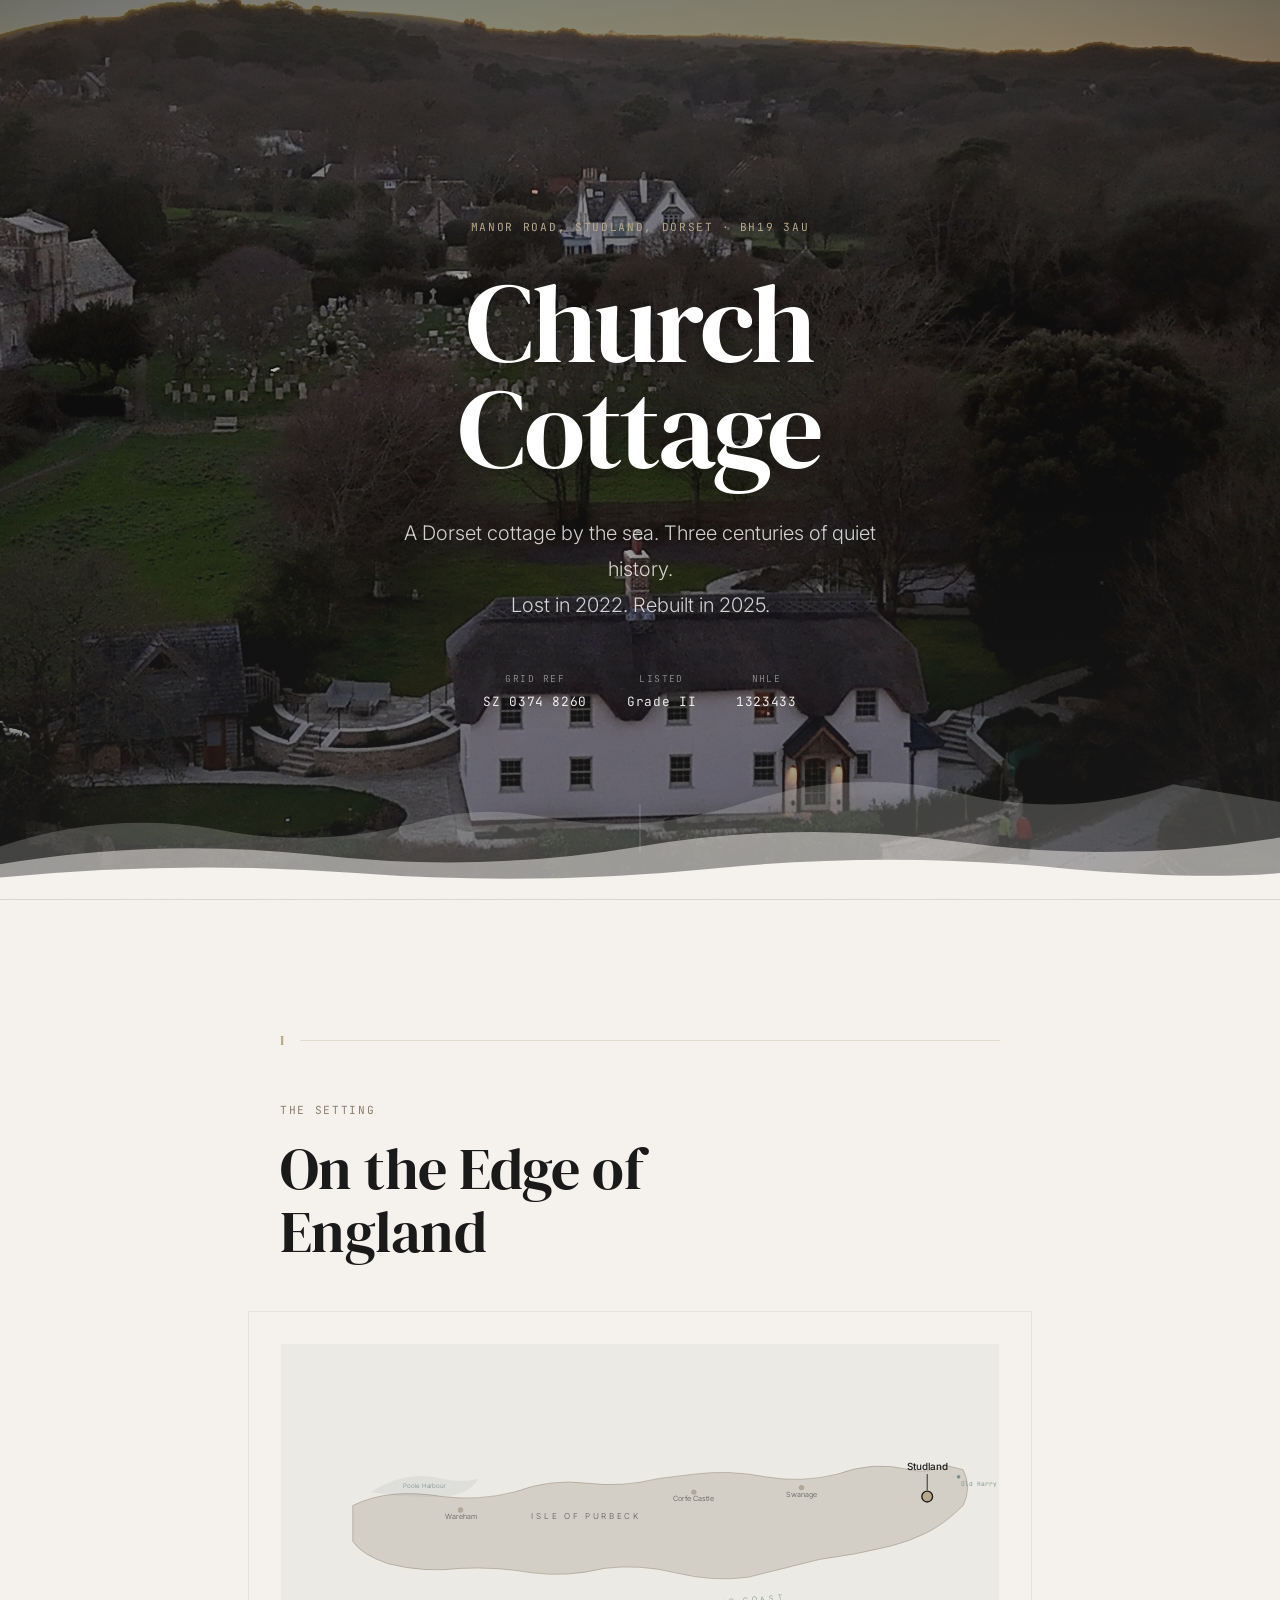
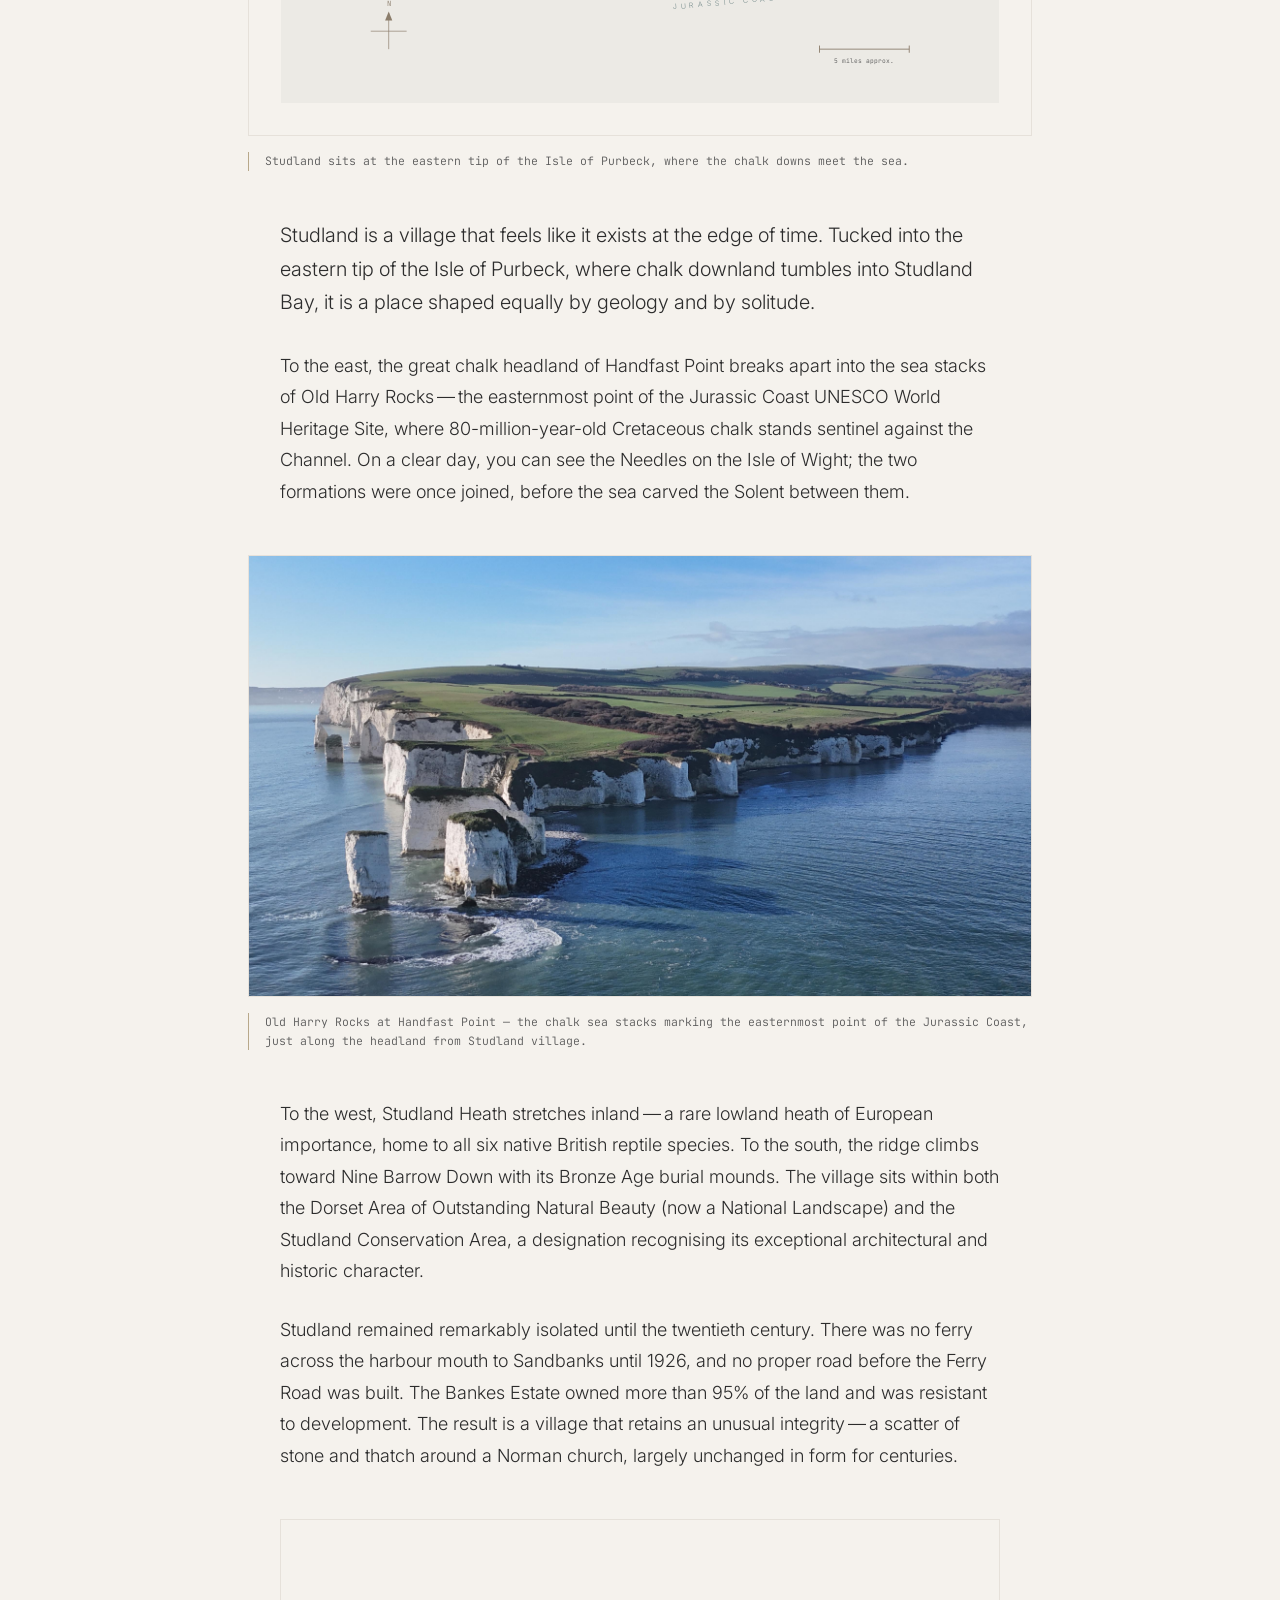
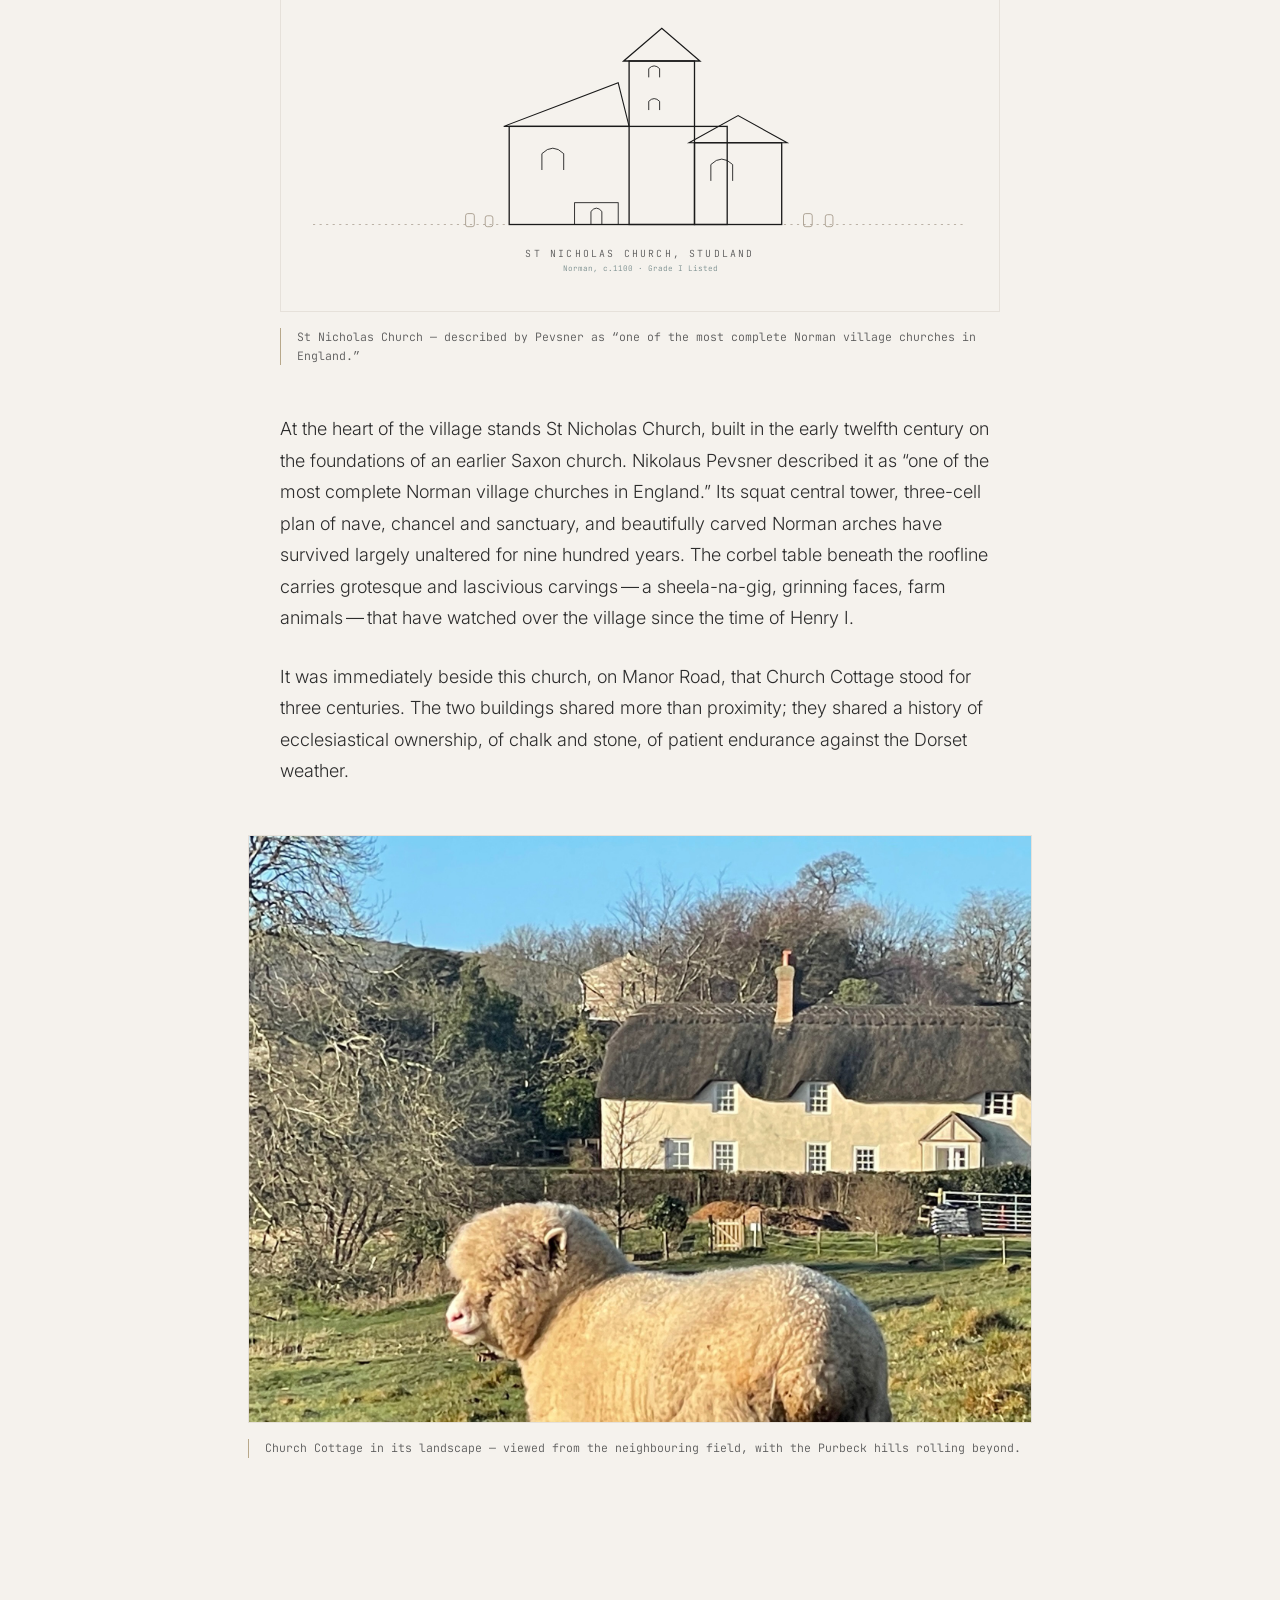
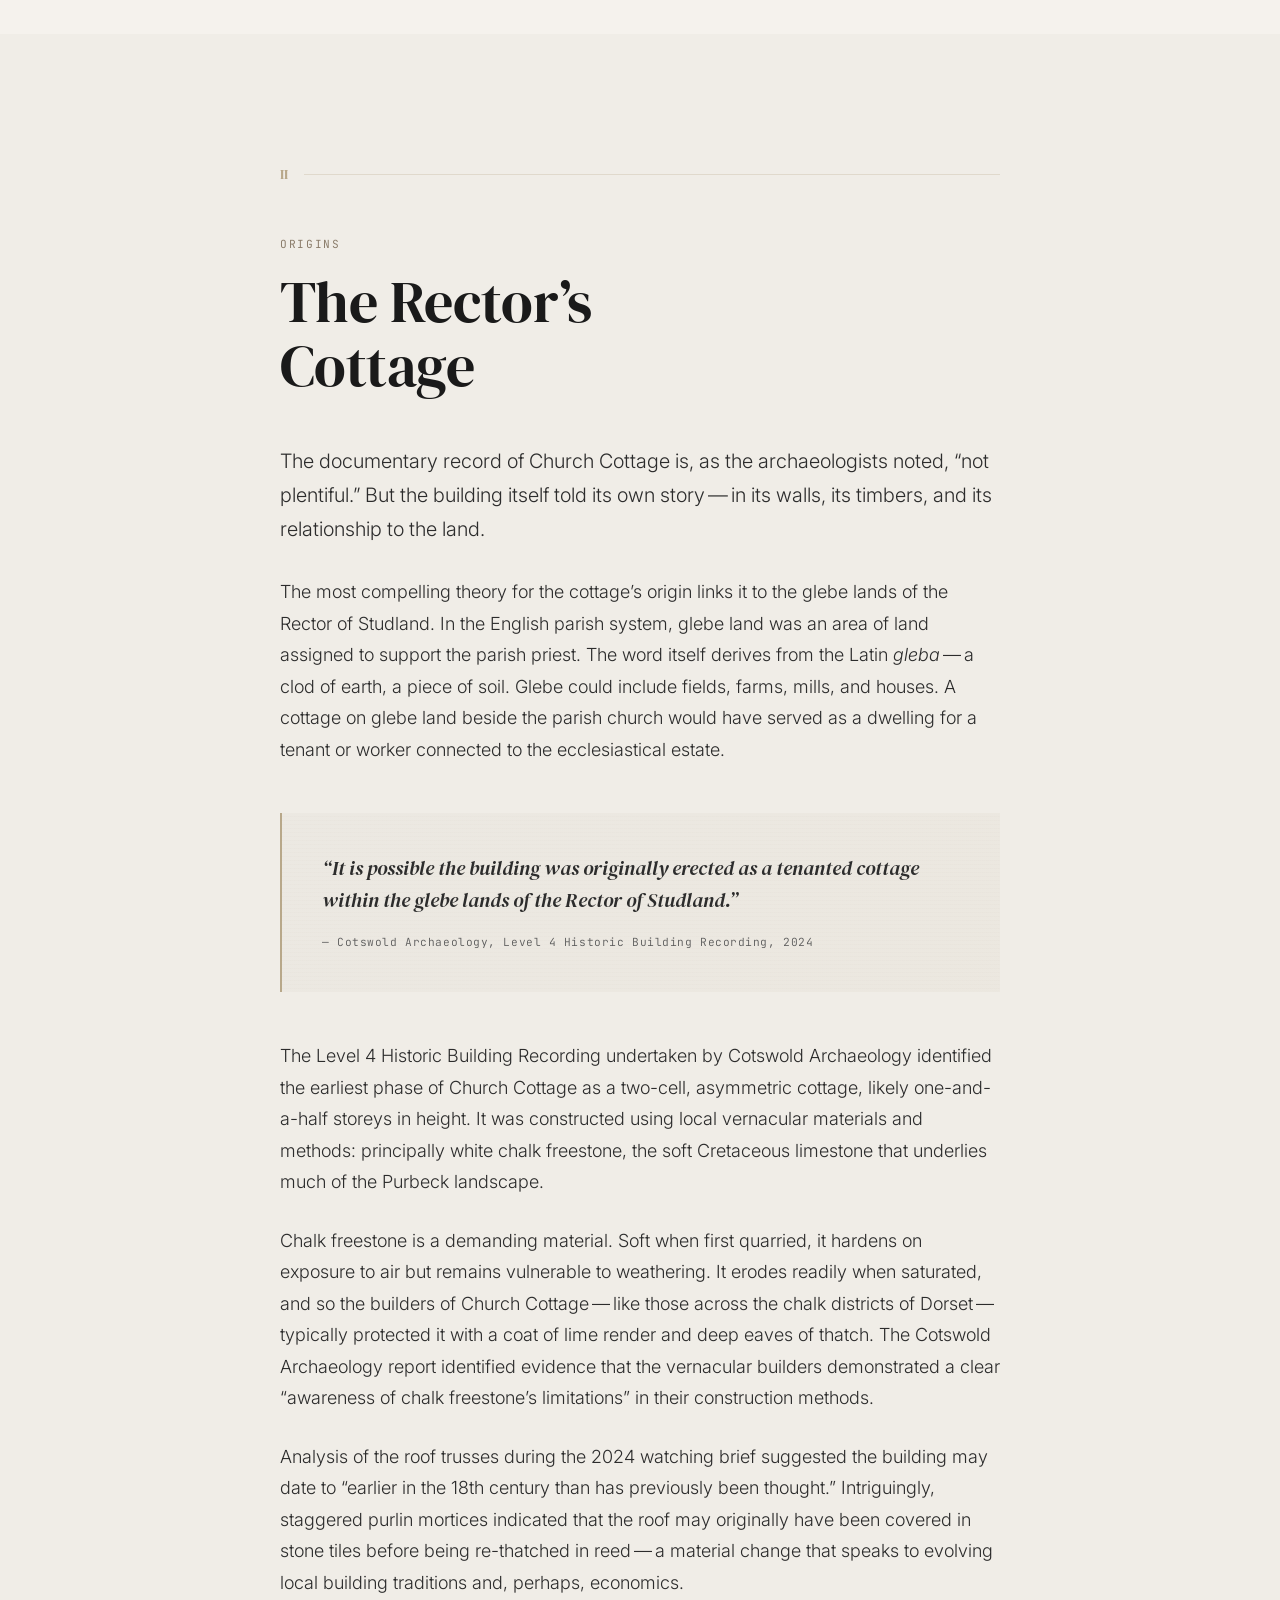
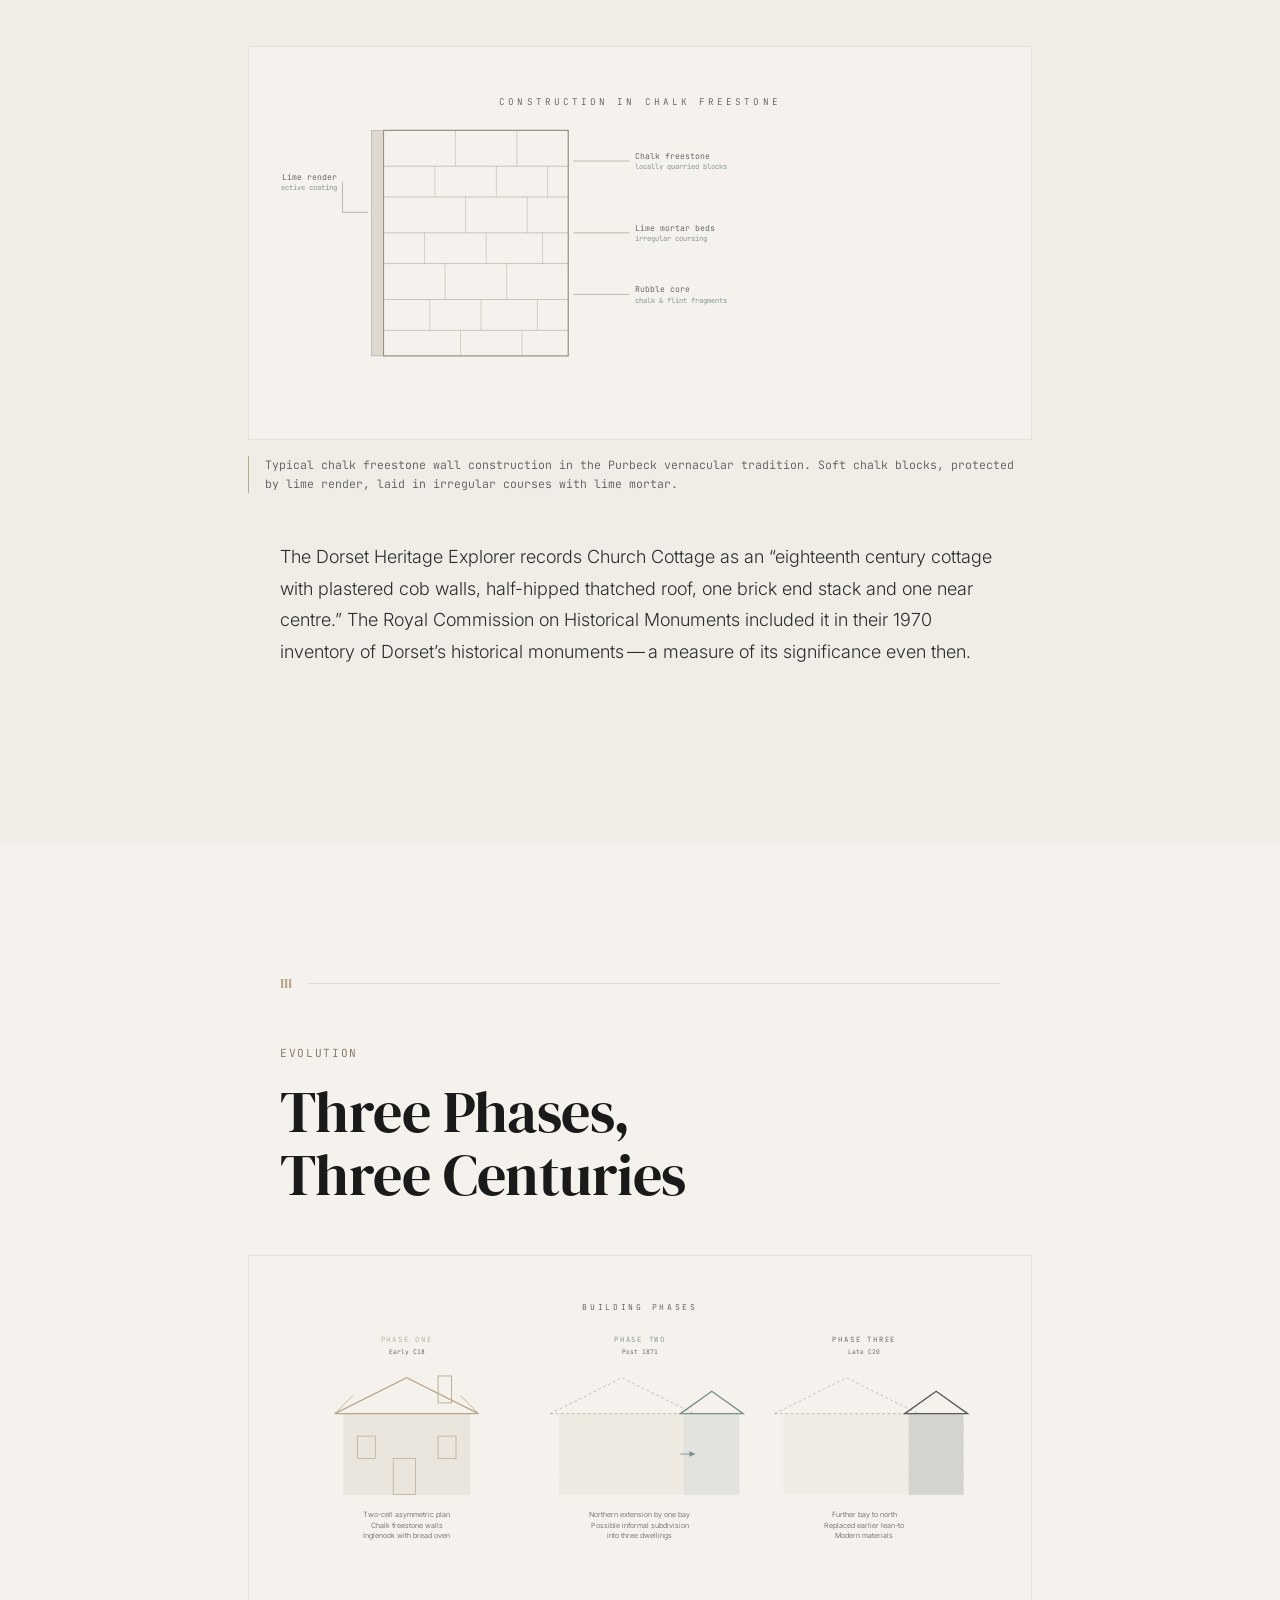
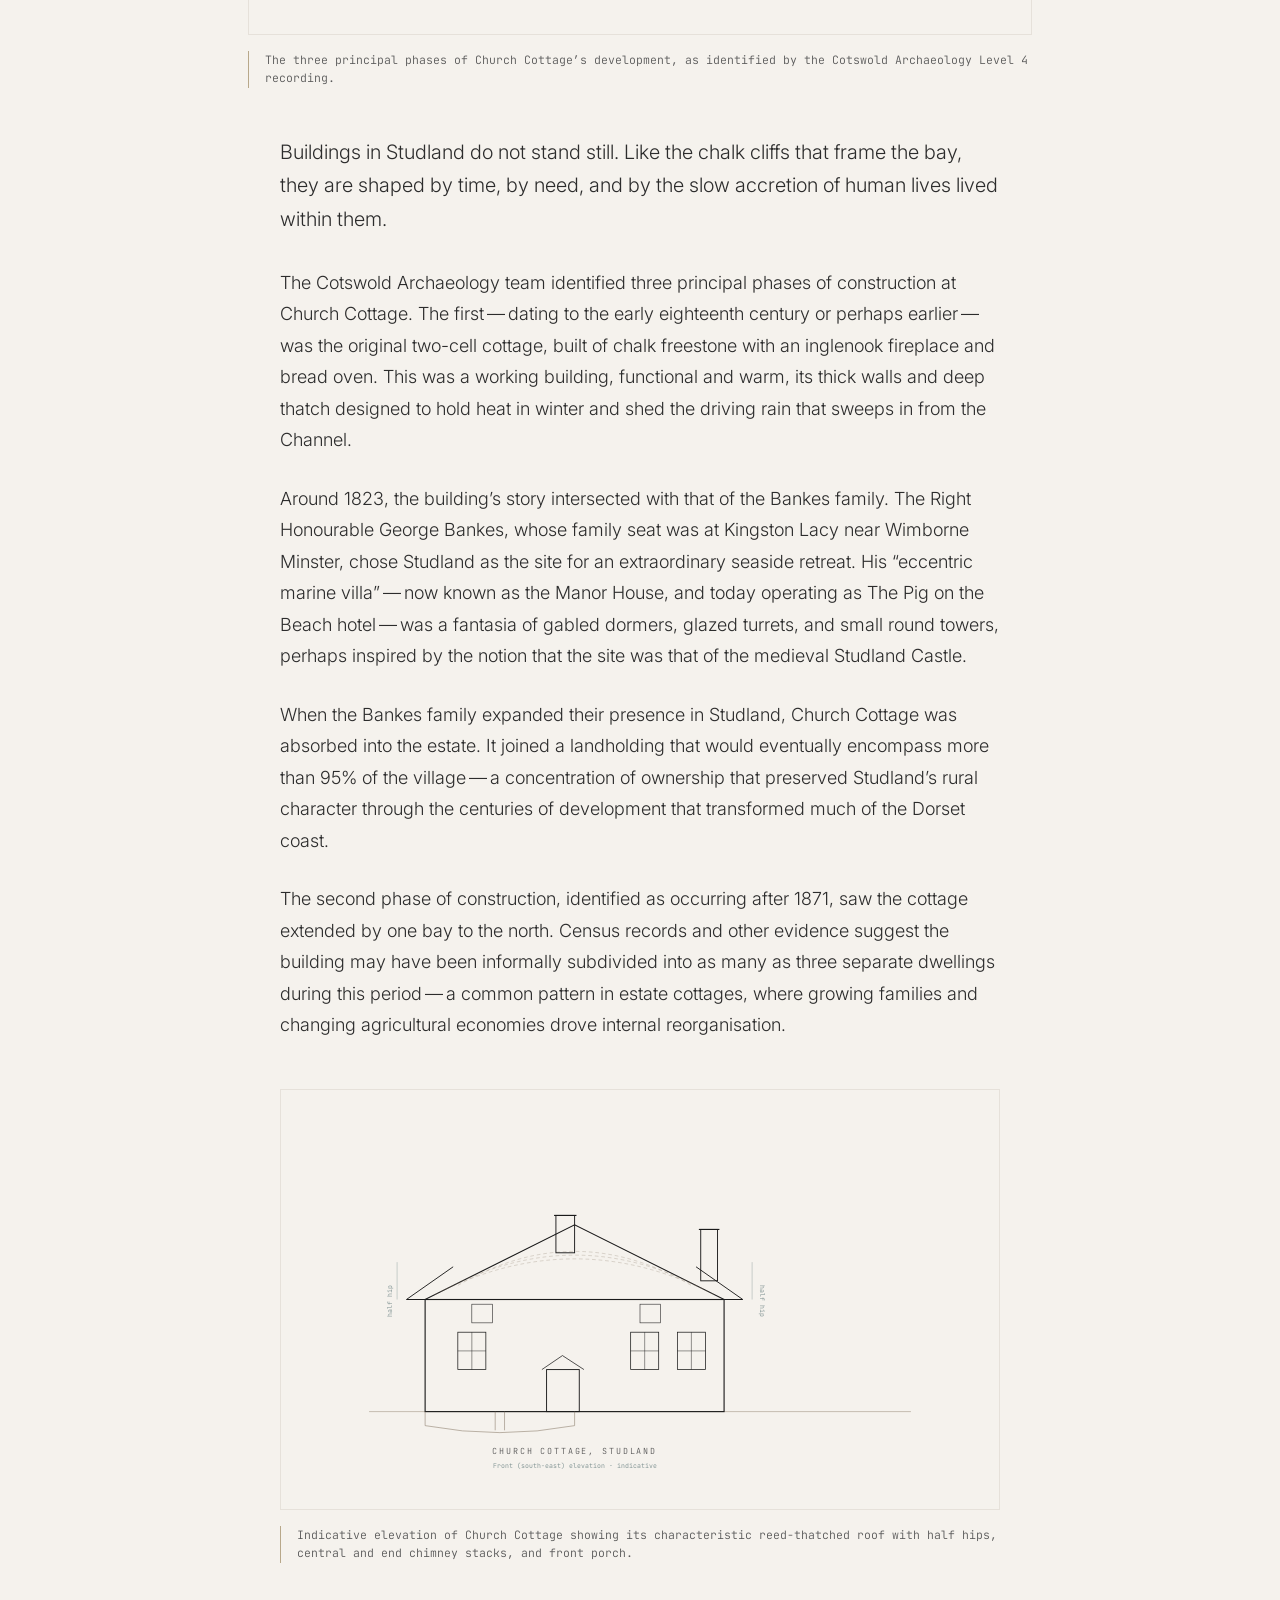
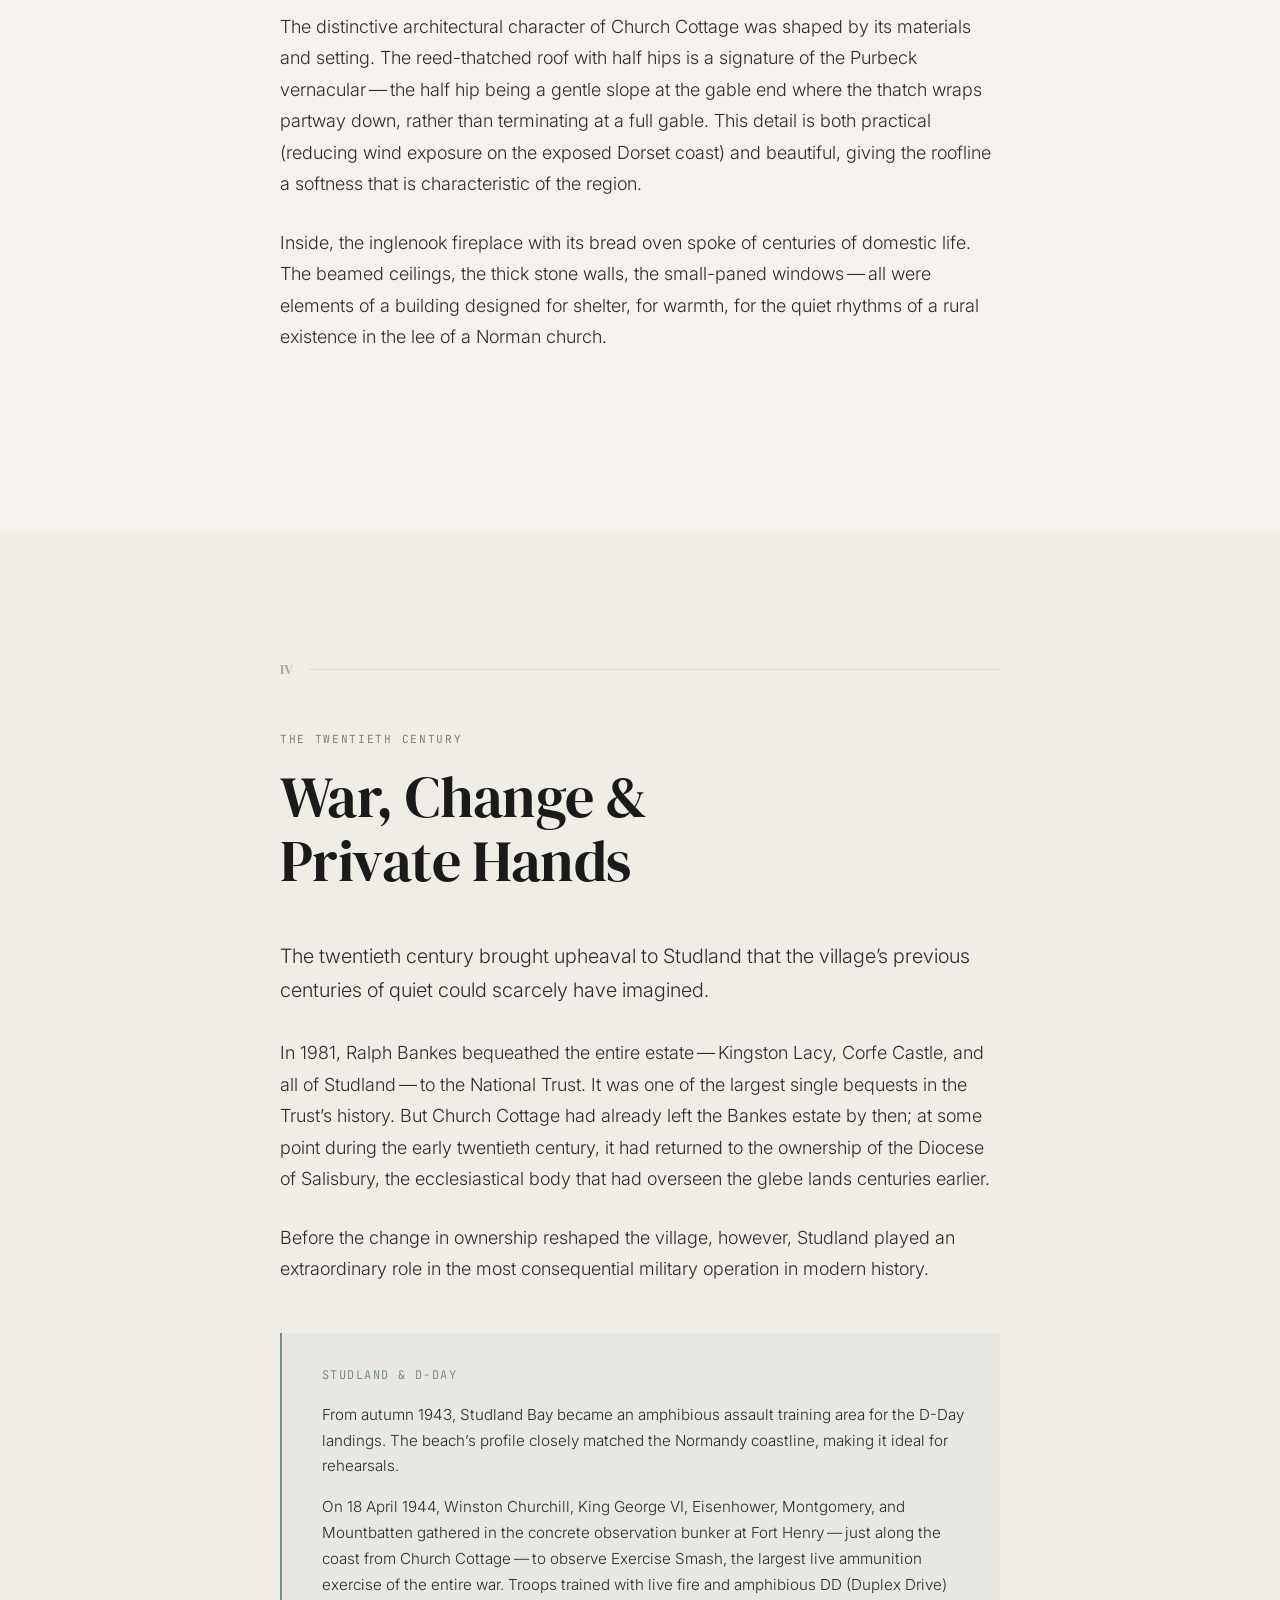
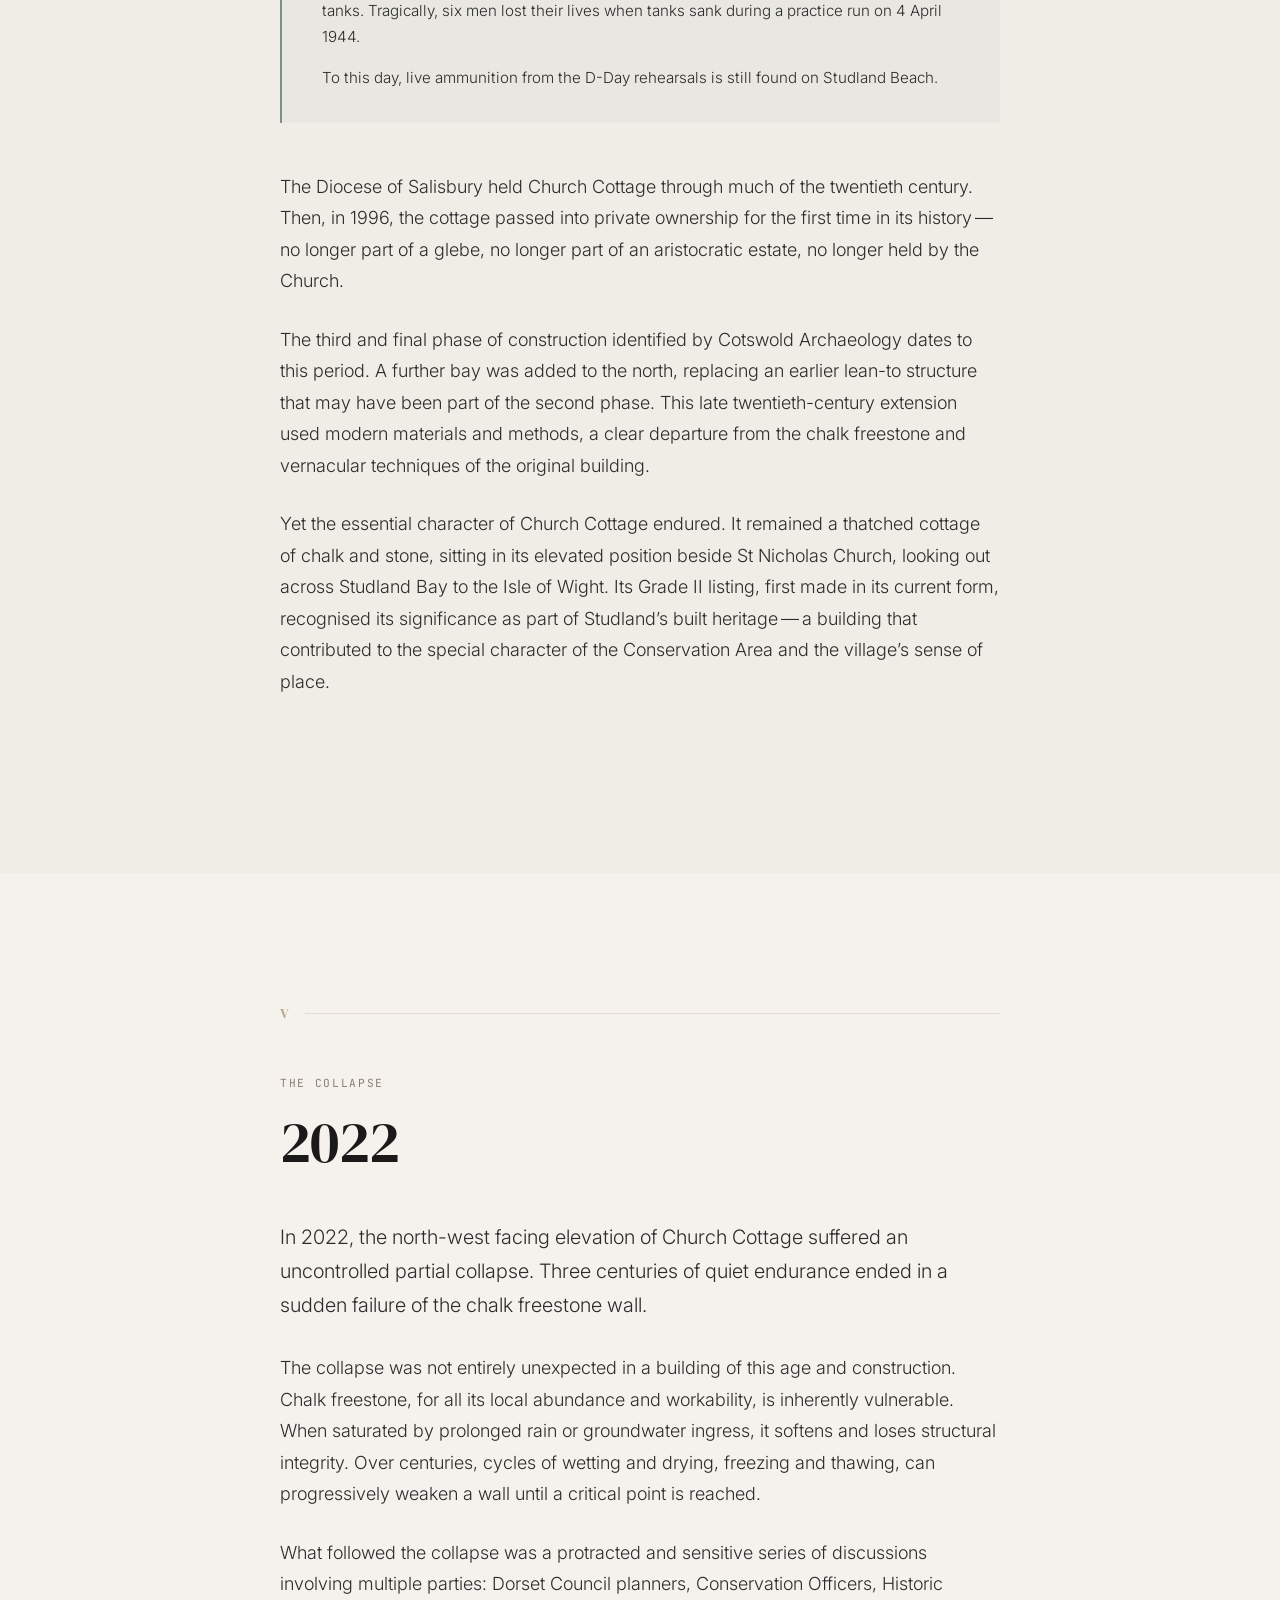
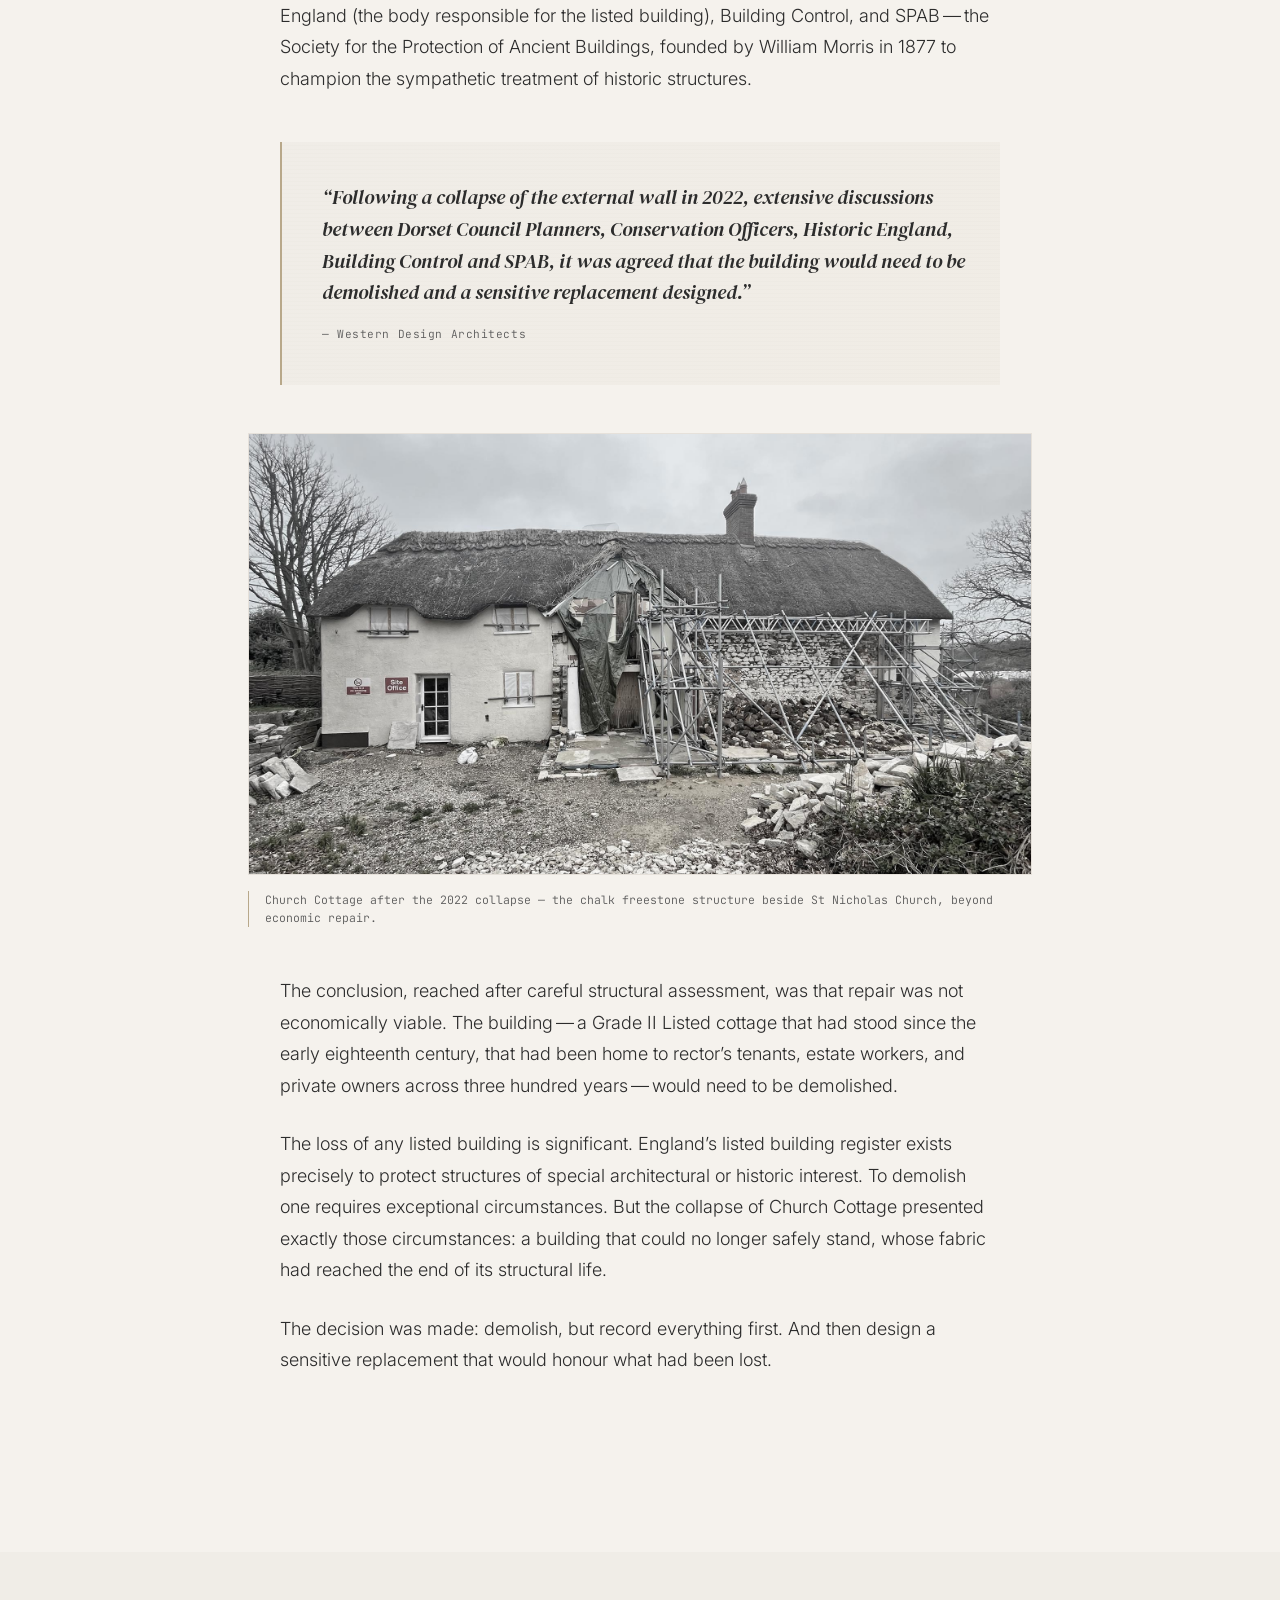
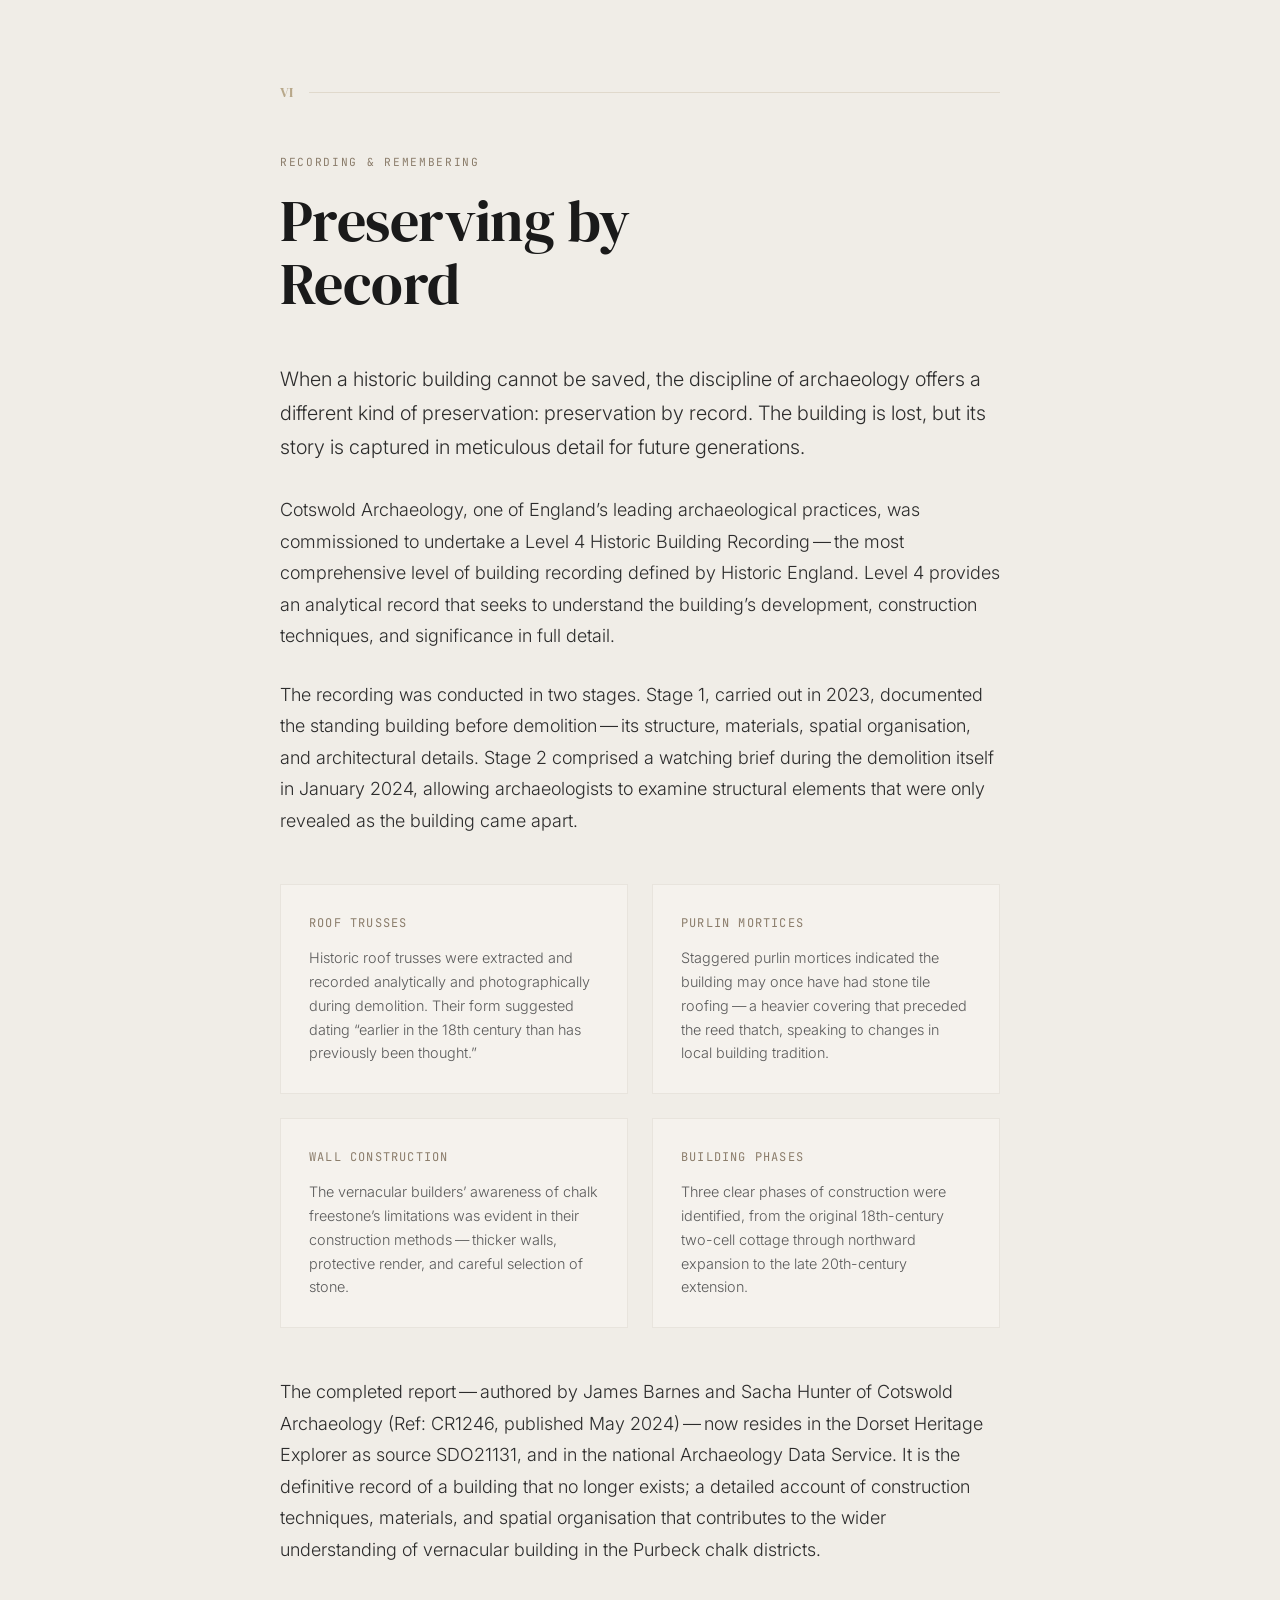
<file: index.html>
<!DOCTYPE html>
<html lang="en">
<head>
  <meta charset="UTF-8">
  <meta name="viewport" content="width=device-width, initial-scale=1.0">
  <title>Church Cottage, Studland — A History</title>
  <meta name="description" content="The story of Church Cottage, Manor Road, Studland, Dorset. A Grade II Listed thatched cottage spanning three centuries — from glebe lands to the Bankes estate, through collapse and rebirth.">
  <meta property="og:title" content="Church Cottage, Studland — A History">
  <meta property="og:description" content="A Dorset cottage by the sea. Three centuries of quiet history. Lost in 2022. Rebuilt in 2025.">
  <meta property="og:type" content="article">
  <meta property="og:locale" content="en_GB">
  <link rel="icon" type="image/svg+xml" href="favicon.svg">
  <link rel="preconnect" href="https://fonts.googleapis.com">
  <link rel="preconnect" href="https://fonts.gstatic.com" crossorigin>
  <link rel="stylesheet" href="https://fonts.googleapis.com/css2?family=DM+Serif+Display:ital@0;1&amp;family=Inter:wght@300;400;500&amp;family=JetBrains+Mono:wght@300;400&amp;display=swap">
  <link rel="stylesheet" href="style.css">
</head>
<body>
  <!-- Reading Progress Bar -->
  <div class="progress-bar" id="progressBar" aria-hidden="true"></div>

  <!-- Navigation -->
  <nav class="site-nav" id="siteNav" aria-label="Main navigation">
    <span class="nav-title">Church Cottage</span>
    <span class="nav-location">Studland, Dorset</span>
  </nav>

  <!-- Hero -->
  <header class="hero" id="hero">
    <div class="hero-image" aria-hidden="true">
      <img src="images/hero-main.jpg" alt="" loading="eager">
    </div>
    <div class="hero-mist" id="heroMist" aria-hidden="true"></div>
    <div class="hero-content">
      <p class="hero-label">Manor Road, Studland, Dorset &middot; BH19 3AU</p>
      <h1 class="hero-title">Church<br>Cottage</h1>
      <p class="hero-subtitle">A Dorset cottage by the sea. Three centuries of quiet history.<br>Lost in 2022. Rebuilt in 2025.</p>
      <div class="hero-meta">
        <span class="hero-meta-item">
          <span class="meta-label">Grid Ref</span>
          <span class="meta-value">SZ 0374 8260</span>
        </span>
        <span class="hero-meta-item">
          <span class="meta-label">Listed</span>
          <span class="meta-value">Grade II</span>
        </span>
        <span class="hero-meta-item">
          <span class="meta-label">NHLE</span>
          <span class="meta-value">1323433</span>
        </span>
      </div>
    </div>
    <div class="scroll-indicator" aria-hidden="true">
      <span class="scroll-line"></span>
    </div>
    <!-- Hero SVG landscape -->
    <div class="hero-landscape" aria-hidden="true">
      <svg viewBox="0 0 1440 200" preserveAspectRatio="none" xmlns="http://www.w3.org/2000/svg">
        <path d="M0,200 L0,140 Q120,100 240,120 Q360,145 480,110 Q540,95 600,105 Q720,130 840,90 Q960,50 1080,80 Q1200,110 1320,70 L1440,90 L1440,200 Z" fill="var(--chalk-white)" opacity="0.2"/>
        <path d="M0,200 L0,160 Q180,130 360,150 Q540,170 720,140 Q900,110 1080,135 Q1260,160 1440,130 L1440,200 Z" fill="var(--chalk-white)" opacity="0.5"/>
        <path d="M0,200 L0,175 Q200,155 400,170 Q600,185 800,165 Q1000,145 1200,165 Q1350,178 1440,170 L1440,200 Z" fill="var(--chalk-white)"/>
      </svg>
    </div>
  </header>

  <main>
    <!-- Section 1: The Setting -->
    <section class="content-section" id="setting" aria-labelledby="setting-title">
      <div class="section-marker" aria-hidden="true">
        <span class="section-number">I</span>
        <span class="section-rule"></span>
      </div>
      <div class="section-content">
        <p class="section-label">The Setting</p>
        <h2 class="section-title" id="setting-title">On the Edge of<br>England</h2>

        <!-- SVG Map of Isle of Purbeck -->
        <figure class="figure-wide" role="img" aria-label="Stylised map showing Studland's position on the Isle of Purbeck">
          <div class="map-container">
            <svg viewBox="0 0 800 400" xmlns="http://www.w3.org/2000/svg" class="purbeck-map">
              <!-- Sea -->
              <rect width="800" height="400" fill="var(--sea-grey)" opacity="0.08"/>
              <!-- Purbeck landmass -->
              <path d="M80,180 Q120,160 180,170 Q220,175 260,165 Q300,150 340,155 Q380,160 420,150 L460,145 Q500,140 540,148 Q580,155 620,145 Q660,130 700,140 Q720,145 740,135 L760,140 Q770,160 760,180 Q740,200 720,210 Q700,220 680,225 Q640,235 600,240 Q560,250 520,260 Q480,265 440,255 Q400,245 360,250 Q320,260 280,255 Q240,248 200,250 Q160,255 120,245 Q90,235 80,220 Z" fill="var(--purbeck-stone)" stroke="var(--thatch-dark)" stroke-width="0.5"/>
              <!-- Studland marker -->
              <circle cx="720" cy="170" r="6" fill="var(--thatch-gold)" stroke="var(--ink)" stroke-width="1.5"/>
              <line x1="720" y1="163" x2="720" y2="145" stroke="var(--ink)" stroke-width="1"/>
              <text x="720" y="140" text-anchor="middle" font-family="Inter, sans-serif" font-size="11" font-weight="500" fill="var(--ink)">Studland</text>
              <!-- Other labels -->
              <text x="340" y="195" text-anchor="middle" font-family="Inter, sans-serif" font-size="9" fill="var(--slate-mid)" letter-spacing="3">ISLE OF PURBECK</text>
              <text x="460" y="175" text-anchor="middle" font-family="Inter, sans-serif" font-size="8" fill="var(--slate-mid)">Corfe Castle</text>
              <circle cx="460" cy="165" r="3" fill="var(--thatch-dark)" opacity="0.5"/>
              <text x="580" y="170" text-anchor="middle" font-family="Inter, sans-serif" font-size="8" fill="var(--slate-mid)">Swanage</text>
              <circle cx="580" cy="160" r="3" fill="var(--thatch-dark)" opacity="0.5"/>
              <text x="200" y="195" text-anchor="middle" font-family="Inter, sans-serif" font-size="8" fill="var(--slate-mid)">Wareham</text>
              <circle cx="200" cy="185" r="3" fill="var(--thatch-dark)" opacity="0.5"/>
              <!-- Old Harry Rocks -->
              <text x="758" y="158" text-anchor="start" font-family="JetBrains Mono, monospace" font-size="7" fill="var(--sea-grey)">Old Harry</text>
              <circle cx="755" cy="148" r="2" fill="var(--sea-grey)"/>
              <!-- Compass rose -->
              <g transform="translate(120,320)">
                <line x1="0" y1="-20" x2="0" y2="20" stroke="var(--thatch-dark)" stroke-width="0.75"/>
                <line x1="-20" y1="0" x2="20" y2="0" stroke="var(--thatch-dark)" stroke-width="0.75"/>
                <polygon points="0,-22 -4,-12 4,-12" fill="var(--thatch-dark)"/>
                <text x="0" y="-28" text-anchor="middle" font-family="JetBrains Mono, monospace" font-size="8" fill="var(--thatch-dark)">N</text>
              </g>
              <!-- Scale bar -->
              <line x1="600" y1="340" x2="700" y2="340" stroke="var(--thatch-dark)" stroke-width="1"/>
              <line x1="600" y1="336" x2="600" y2="344" stroke="var(--thatch-dark)" stroke-width="1"/>
              <line x1="700" y1="336" x2="700" y2="344" stroke="var(--thatch-dark)" stroke-width="1"/>
              <text x="650" y="355" text-anchor="middle" font-family="JetBrains Mono, monospace" font-size="7" fill="var(--slate-mid)">5 miles approx.</text>
              <!-- Jurassic Coast label -->
              <text x="500" y="290" text-anchor="middle" font-family="Inter, sans-serif" font-size="8" fill="var(--sea-grey)" letter-spacing="4" transform="rotate(-5, 500, 290)">JURASSIC COAST</text>
              <!-- Poole Harbour -->
              <path d="M100,165 Q140,140 180,150 Q200,155 220,150 Q210,168 180,170 Q140,172 100,165 Z" fill="var(--sea-grey)" opacity="0.12"/>
              <text x="160" y="160" text-anchor="middle" font-family="Inter, sans-serif" font-size="7" fill="var(--sea-grey)">Poole Harbour</text>
            </svg>
          </div>
          <figcaption>Studland sits at the eastern tip of the Isle of Purbeck, where the chalk downs meet the sea.</figcaption>
        </figure>

        <div class="prose">
          <p class="lead">Studland is a village that feels like it exists at the edge of time. Tucked into the eastern tip of the Isle of Purbeck, where chalk downland tumbles into Studland Bay, it is a place shaped equally by geology and by solitude.</p>

          <p>To the east, the great chalk headland of Handfast Point breaks apart into the sea stacks of Old Harry Rocks&thinsp;&mdash;&thinsp;the easternmost point of the Jurassic Coast UNESCO World Heritage Site, where 80-million-year-old Cretaceous chalk stands sentinel against the Channel. On a clear day, you can see the Needles on the Isle of Wight; the two formations were once joined, before the sea carved the Solent between them.</p>
        </div>

        <figure class="figure-photo">
          <img src="images/old-harry-rocks.jpg" alt="Aerial view of Old Harry Rocks, the chalk sea stacks at Handfast Point on the Jurassic Coast near Studland" loading="lazy">
          <figcaption>Old Harry Rocks at Handfast Point &mdash; the chalk sea stacks marking the easternmost point of the Jurassic Coast, just along the headland from Studland village.</figcaption>
        </figure>

        <div class="prose">

          <p>To the west, Studland Heath stretches inland&thinsp;&mdash;&thinsp;a rare lowland heath of European importance, home to all six native British reptile species. To the south, the ridge climbs toward Nine Barrow Down with its Bronze Age burial mounds. The village sits within both the Dorset Area of Outstanding Natural Beauty (now a National Landscape) and the Studland Conservation Area, a designation recognising its exceptional architectural and historic character.</p>

          <p>Studland remained remarkably isolated until the twentieth century. There was no ferry across the harbour mouth to Sandbanks until 1926, and no proper road before the Ferry Road was built. The Bankes Estate owned more than 95% of the land and was resistant to development. The result is a village that retains an unusual integrity&thinsp;&mdash;&thinsp;a scatter of stone and thatch around a Norman church, largely unchanged in form for centuries.</p>
        </div>

        <!-- St Nicholas Church illustration -->
        <figure class="figure-feature" role="img" aria-label="Illustration of St Nicholas Church, Studland">
          <div class="church-illustration">
            <svg viewBox="0 0 600 300" xmlns="http://www.w3.org/2000/svg" class="church-svg">
              <!-- Ground line -->
              <line x1="0" y1="250" x2="600" y2="250" stroke="var(--thatch-dark)" stroke-width="0.5" stroke-dasharray="2,4"/>
              <!-- Church body - nave -->
              <rect x="180" y="160" width="200" height="90" fill="none" stroke="var(--ink)" stroke-width="1.2"/>
              <!-- Tower -->
              <rect x="290" y="100" width="60" height="150" fill="none" stroke="var(--ink)" stroke-width="1.2"/>
              <!-- Tower roof -->
              <polygon points="285,100 320,70 355,100" fill="none" stroke="var(--ink)" stroke-width="1.2"/>
              <!-- Nave roof -->
              <polygon points="175,160 280,120 290,160" fill="none" stroke="var(--ink)" stroke-width="1"/>
              <!-- Chancel -->
              <rect x="350" y="175" width="80" height="75" fill="none" stroke="var(--ink)" stroke-width="1.2"/>
              <!-- Chancel roof -->
              <polygon points="345,175 390,150 435,175" fill="none" stroke="var(--ink)" stroke-width="1"/>
              <!-- Porch -->
              <rect x="240" y="230" width="40" height="20" fill="none" stroke="var(--ink)" stroke-width="0.8"/>
              <!-- Door -->
              <path d="M255,250 L255,238 Q260,232 265,238 L265,250" fill="none" stroke="var(--ink)" stroke-width="0.8"/>
              <!-- Windows - Norman arches -->
              <path d="M210,200 L210,185 Q220,175 230,185 L230,200" fill="none" stroke="var(--ink)" stroke-width="0.8"/>
              <path d="M365,210 L365,195 Q375,185 385,195 L385,210" fill="none" stroke="var(--ink)" stroke-width="0.8"/>
              <!-- Tower windows -->
              <path d="M308,115 L308,107 Q313,102 318,107 L318,115" fill="none" stroke="var(--ink)" stroke-width="0.8"/>
              <path d="M308,145 L308,137 Q313,132 318,137 L318,145" fill="none" stroke="var(--ink)" stroke-width="0.8"/>
              <!-- Graveyard elements -->
              <rect x="140" y="240" width="8" height="12" rx="2" fill="none" stroke="var(--thatch-dark)" stroke-width="0.6"/>
              <rect x="158" y="242" width="7" height="10" rx="2" fill="none" stroke="var(--thatch-dark)" stroke-width="0.6"/>
              <rect x="450" y="240" width="8" height="12" rx="2" fill="none" stroke="var(--thatch-dark)" stroke-width="0.6"/>
              <rect x="470" y="241" width="7" height="11" rx="2" fill="none" stroke="var(--thatch-dark)" stroke-width="0.6"/>
              <!-- Label -->
              <text x="300" y="280" text-anchor="middle" font-family="JetBrains Mono, monospace" font-size="9" fill="var(--slate-mid)" letter-spacing="2">ST NICHOLAS CHURCH, STUDLAND</text>
              <text x="300" y="293" text-anchor="middle" font-family="JetBrains Mono, monospace" font-size="7" fill="var(--sea-grey)">Norman, c.1100 &middot; Grade I Listed</text>
            </svg>
          </div>
          <figcaption>St Nicholas Church &mdash; described by Pevsner as &ldquo;one of the most complete Norman village churches in England.&rdquo;</figcaption>
        </figure>

        <div class="prose">
          <p>At the heart of the village stands St Nicholas Church, built in the early twelfth century on the foundations of an earlier Saxon church. Nikolaus Pevsner described it as &ldquo;one of the most complete Norman village churches in England.&rdquo; Its squat central tower, three-cell plan of nave, chancel and sanctuary, and beautifully carved Norman arches have survived largely unaltered for nine hundred years. The corbel table beneath the roofline carries grotesque and lascivious carvings&thinsp;&mdash;&thinsp;a sheela-na-gig, grinning faces, farm animals&thinsp;&mdash;&thinsp;that have watched over the village since the time of Henry I.</p>

          <p>It was immediately beside this church, on Manor Road, that Church Cottage stood for three centuries. The two buildings shared more than proximity; they shared a history of ecclesiastical ownership, of chalk and stone, of patient endurance against the Dorset weather.</p>
        </div>

        <figure class="figure-photo">
          <img src="images/aerial-landscape.jpg" alt="Church Cottage seen from the neighbouring field with sheep grazing and the Purbeck hills beyond" loading="lazy">
          <figcaption>Church Cottage in its landscape &mdash; viewed from the neighbouring field, with the Purbeck hills rolling beyond.</figcaption>
        </figure>
      </div>
    </section>

    <!-- Section 2: Origins -->
    <section class="content-section section-alt" id="origins" aria-labelledby="origins-title">
      <div class="section-marker" aria-hidden="true">
        <span class="section-number">II</span>
        <span class="section-rule"></span>
      </div>
      <div class="section-content">
        <p class="section-label">Origins</p>
        <h2 class="section-title" id="origins-title">The Rector&rsquo;s<br>Cottage</h2>

        <div class="prose">
          <p class="lead">The documentary record of Church Cottage is, as the archaeologists noted, &ldquo;not plentiful.&rdquo; But the building itself told its own story&thinsp;&mdash;&thinsp;in its walls, its timbers, and its relationship to the land.</p>

          <p>The most compelling theory for the cottage&rsquo;s origin links it to the glebe lands of the Rector of Studland. In the English parish system, glebe land was an area of land assigned to support the parish priest. The word itself derives from the Latin <em>gleba</em>&thinsp;&mdash;&thinsp;a clod of earth, a piece of soil. Glebe could include fields, farms, mills, and houses. A cottage on glebe land beside the parish church would have served as a dwelling for a tenant or worker connected to the ecclesiastical estate.</p>
        </div>

        <blockquote class="historical-quote">
          <p>&ldquo;It is possible the building was originally erected as a tenanted cottage within the glebe lands of the Rector of Studland.&rdquo;</p>
          <cite>&mdash; Cotswold Archaeology, Level 4 Historic Building Recording, 2024</cite>
        </blockquote>

        <div class="prose">
          <p>The Level 4 Historic Building Recording undertaken by Cotswold Archaeology identified the earliest phase of Church Cottage as a two-cell, asymmetric cottage, likely one-and-a-half storeys in height. It was constructed using local vernacular materials and methods: principally white chalk freestone, the soft Cretaceous limestone that underlies much of the Purbeck landscape.</p>

          <p>Chalk freestone is a demanding material. Soft when first quarried, it hardens on exposure to air but remains vulnerable to weathering. It erodes readily when saturated, and so the builders of Church Cottage&thinsp;&mdash;&thinsp;like those across the chalk districts of Dorset&thinsp;&mdash;&thinsp;typically protected it with a coat of lime render and deep eaves of thatch. The Cotswold Archaeology report identified evidence that the vernacular builders demonstrated a clear &ldquo;awareness of chalk freestone&rsquo;s limitations&rdquo; in their construction methods.</p>

          <p>Analysis of the roof trusses during the 2024 watching brief suggested the building may date to &ldquo;earlier in the 18th century than has previously been thought.&rdquo; Intriguingly, staggered purlin mortices indicated that the roof may originally have been covered in stone tiles before being re-thatched in reed&thinsp;&mdash;&thinsp;a material change that speaks to evolving local building traditions and, perhaps, economics.</p>
        </div>

        <!-- Construction detail illustration -->
        <figure class="figure-wide" role="img" aria-label="Diagram showing chalk freestone wall construction">
          <div class="construction-diagram">
            <svg viewBox="0 0 700 320" xmlns="http://www.w3.org/2000/svg" class="construction-svg">
              <!-- Title -->
              <text x="350" y="25" text-anchor="middle" font-family="JetBrains Mono, monospace" font-size="9" fill="var(--slate-mid)" letter-spacing="3">CONSTRUCTION IN CHALK FREESTONE</text>
              <!-- Wall section -->
              <g transform="translate(100,50)">
                <!-- Stone blocks - irregular coursing -->
                <rect x="0" y="0" width="180" height="220" fill="var(--chalk-white)" stroke="var(--thatch-dark)" stroke-width="1"/>
                <!-- Coursing lines -->
                <line x1="0" y1="35" x2="180" y2="35" stroke="var(--thatch-dark)" stroke-width="0.4"/>
                <line x1="0" y1="65" x2="180" y2="65" stroke="var(--thatch-dark)" stroke-width="0.4"/>
                <line x1="0" y1="100" x2="180" y2="100" stroke="var(--thatch-dark)" stroke-width="0.4"/>
                <line x1="0" y1="130" x2="180" y2="130" stroke="var(--thatch-dark)" stroke-width="0.4"/>
                <line x1="0" y1="165" x2="180" y2="165" stroke="var(--thatch-dark)" stroke-width="0.4"/>
                <line x1="0" y1="195" x2="180" y2="195" stroke="var(--thatch-dark)" stroke-width="0.4"/>
                <!-- Vertical joints -->
                <line x1="70" y1="0" x2="70" y2="35" stroke="var(--thatch-dark)" stroke-width="0.3"/>
                <line x1="130" y1="0" x2="130" y2="35" stroke="var(--thatch-dark)" stroke-width="0.3"/>
                <line x1="50" y1="35" x2="50" y2="65" stroke="var(--thatch-dark)" stroke-width="0.3"/>
                <line x1="110" y1="35" x2="110" y2="65" stroke="var(--thatch-dark)" stroke-width="0.3"/>
                <line x1="160" y1="35" x2="160" y2="65" stroke="var(--thatch-dark)" stroke-width="0.3"/>
                <line x1="80" y1="65" x2="80" y2="100" stroke="var(--thatch-dark)" stroke-width="0.3"/>
                <line x1="140" y1="65" x2="140" y2="100" stroke="var(--thatch-dark)" stroke-width="0.3"/>
                <line x1="40" y1="100" x2="40" y2="130" stroke="var(--thatch-dark)" stroke-width="0.3"/>
                <line x1="100" y1="100" x2="100" y2="130" stroke="var(--thatch-dark)" stroke-width="0.3"/>
                <line x1="155" y1="100" x2="155" y2="130" stroke="var(--thatch-dark)" stroke-width="0.3"/>
                <line x1="60" y1="130" x2="60" y2="165" stroke="var(--thatch-dark)" stroke-width="0.3"/>
                <line x1="120" y1="130" x2="120" y2="165" stroke="var(--thatch-dark)" stroke-width="0.3"/>
                <line x1="45" y1="165" x2="45" y2="195" stroke="var(--thatch-dark)" stroke-width="0.3"/>
                <line x1="95" y1="165" x2="95" y2="195" stroke="var(--thatch-dark)" stroke-width="0.3"/>
                <line x1="150" y1="165" x2="150" y2="195" stroke="var(--thatch-dark)" stroke-width="0.3"/>
                <line x1="75" y1="195" x2="75" y2="220" stroke="var(--thatch-dark)" stroke-width="0.3"/>
                <line x1="135" y1="195" x2="135" y2="220" stroke="var(--thatch-dark)" stroke-width="0.3"/>
                <!-- Render indication on left -->
                <rect x="-12" y="0" width="12" height="220" fill="var(--purbeck-stone)" stroke="var(--thatch-dark)" stroke-width="0.5" opacity="0.7"/>
              </g>
              <!-- Annotations -->
              <g font-family="JetBrains Mono, monospace" font-size="8" fill="var(--slate-mid)">
                <!-- Lime render annotation -->
                <line x1="85" y1="130" x2="60" y2="130" stroke="var(--thatch-dark)" stroke-width="0.5"/>
                <line x1="60" y1="130" x2="60" y2="100" stroke="var(--thatch-dark)" stroke-width="0.5"/>
                <text x="55" y="98" text-anchor="end">Lime render</text>
                <text x="55" y="108" text-anchor="end" font-size="7" fill="var(--sea-grey)">protective coating</text>
                <!-- Chalk freestone annotation -->
                <line x1="285" y1="80" x2="340" y2="80" stroke="var(--thatch-dark)" stroke-width="0.5"/>
                <text x="345" y="78" text-anchor="start">Chalk freestone</text>
                <text x="345" y="88" text-anchor="start" font-size="7" fill="var(--sea-grey)">locally quarried blocks</text>
                <!-- Lime mortar annotation -->
                <line x1="285" y1="150" x2="340" y2="150" stroke="var(--thatch-dark)" stroke-width="0.5"/>
                <text x="345" y="148" text-anchor="start">Lime mortar beds</text>
                <text x="345" y="158" text-anchor="start" font-size="7" fill="var(--sea-grey)">irregular coursing</text>
                <!-- Rubble core -->
                <line x1="285" y1="210" x2="340" y2="210" stroke="var(--thatch-dark)" stroke-width="0.5"/>
                <text x="345" y="208" text-anchor="start">Rubble core</text>
                <text x="345" y="218" text-anchor="start" font-size="7" fill="var(--sea-grey)">chalk &amp; flint fragments</text>
              </g>
            </svg>
          </div>
          <figcaption>Typical chalk freestone wall construction in the Purbeck vernacular tradition. Soft chalk blocks, protected by lime render, laid in irregular courses with lime mortar.</figcaption>
        </figure>

        <div class="prose">
          <p>The Dorset Heritage Explorer records Church Cottage as an &ldquo;eighteenth century cottage with plastered cob walls, half-hipped thatched roof, one brick end stack and one near centre.&rdquo; The Royal Commission on Historical Monuments included it in their 1970 inventory of Dorset&rsquo;s historical monuments&thinsp;&mdash;&thinsp;a measure of its significance even then.</p>
        </div>
      </div>
    </section>

    <!-- Section 3: Evolution -->
    <section class="content-section" id="evolution" aria-labelledby="evolution-title">
      <div class="section-marker" aria-hidden="true">
        <span class="section-number">III</span>
        <span class="section-rule"></span>
      </div>
      <div class="section-content">
        <p class="section-label">Evolution</p>
        <h2 class="section-title" id="evolution-title">Three Phases,<br>Three Centuries</h2>

        <!-- Building phases diagram -->
        <figure class="figure-wide" role="img" aria-label="Diagram showing the three phases of Church Cottage's evolution">
          <div class="phases-diagram">
            <svg viewBox="0 0 800 350" xmlns="http://www.w3.org/2000/svg" class="phases-svg">
              <text x="400" y="25" text-anchor="middle" font-family="JetBrains Mono, monospace" font-size="9" fill="var(--slate-mid)" letter-spacing="3">BUILDING PHASES</text>
              <!-- Phase 1 -->
              <g transform="translate(50,60)">
                <text x="90" y="0" text-anchor="middle" font-family="JetBrains Mono, monospace" font-size="8" fill="var(--thatch-gold)" letter-spacing="2">PHASE ONE</text>
                <text x="90" y="14" text-anchor="middle" font-family="JetBrains Mono, monospace" font-size="7" fill="var(--slate-mid)">Early C18</text>
                <!-- Cottage outline -->
                <rect x="20" y="80" width="140" height="90" fill="var(--thatch-gold)" opacity="0.15" stroke="var(--thatch-gold)" stroke-width="1.5"/>
                <!-- Roof -->
                <polygon points="10,80 90,40 170,80" fill="none" stroke="var(--thatch-gold)" stroke-width="1.5"/>
                <!-- Half hip indicators -->
                <line x1="10" y1="80" x2="30" y2="60" stroke="var(--thatch-gold)" stroke-width="1"/>
                <line x1="170" y1="80" x2="150" y2="60" stroke="var(--thatch-gold)" stroke-width="1"/>
                <!-- Chimney -->
                <rect x="125" y="38" width="15" height="30" fill="none" stroke="var(--thatch-gold)" stroke-width="1"/>
                <!-- Door -->
                <rect x="75" y="130" width="25" height="40" fill="none" stroke="var(--thatch-gold)" stroke-width="0.8"/>
                <!-- Windows -->
                <rect x="35" y="105" width="20" height="25" fill="none" stroke="var(--thatch-gold)" stroke-width="0.8"/>
                <rect x="125" y="105" width="20" height="25" fill="none" stroke="var(--thatch-gold)" stroke-width="0.8"/>
                <!-- Label -->
                <text x="90" y="195" text-anchor="middle" font-family="Inter, sans-serif" font-size="8" fill="var(--slate-mid)">Two-cell asymmetric plan</text>
                <text x="90" y="207" text-anchor="middle" font-family="Inter, sans-serif" font-size="8" fill="var(--slate-mid)">Chalk freestone walls</text>
                <text x="90" y="219" text-anchor="middle" font-family="Inter, sans-serif" font-size="8" fill="var(--slate-mid)">Inglenook with bread oven</text>
              </g>
              <!-- Phase 2 -->
              <g transform="translate(290,60)">
                <text x="110" y="0" text-anchor="middle" font-family="JetBrains Mono, monospace" font-size="8" fill="var(--sea-grey)" letter-spacing="2">PHASE TWO</text>
                <text x="110" y="14" text-anchor="middle" font-family="JetBrains Mono, monospace" font-size="7" fill="var(--slate-mid)">Post 1871</text>
                <!-- Original -->
                <rect x="20" y="80" width="140" height="90" fill="var(--thatch-gold)" opacity="0.1" stroke="var(--thatch-dark)" stroke-width="0.5" stroke-dasharray="3,3"/>
                <polygon points="10,80 90,40 170,80" fill="none" stroke="var(--thatch-dark)" stroke-width="0.5" stroke-dasharray="3,3"/>
                <!-- Extension -->
                <rect x="160" y="80" width="60" height="90" fill="var(--sea-grey)" opacity="0.15" stroke="var(--sea-grey)" stroke-width="1.5"/>
                <polygon points="155,80 190,55 225,80" fill="none" stroke="var(--sea-grey)" stroke-width="1.5"/>
                <!-- Arrow -->
                <line x1="155" y1="125" x2="165" y2="125" stroke="var(--sea-grey)" stroke-width="1"/>
                <polygon points="165,122 172,125 165,128" fill="var(--sea-grey)"/>
                <!-- Label -->
                <text x="110" y="195" text-anchor="middle" font-family="Inter, sans-serif" font-size="8" fill="var(--slate-mid)">Northern extension by one bay</text>
                <text x="110" y="207" text-anchor="middle" font-family="Inter, sans-serif" font-size="8" fill="var(--slate-mid)">Possible informal subdivision</text>
                <text x="110" y="219" text-anchor="middle" font-family="Inter, sans-serif" font-size="8" fill="var(--slate-mid)">into three dwellings</text>
              </g>
              <!-- Phase 3 -->
              <g transform="translate(540,60)">
                <text x="110" y="0" text-anchor="middle" font-family="JetBrains Mono, monospace" font-size="8" fill="var(--slate-mid)" letter-spacing="2">PHASE THREE</text>
                <text x="110" y="14" text-anchor="middle" font-family="JetBrains Mono, monospace" font-size="7" fill="var(--slate-mid)">Late C20</text>
                <!-- Original -->
                <rect x="20" y="80" width="140" height="90" fill="var(--thatch-gold)" opacity="0.07" stroke="var(--thatch-dark)" stroke-width="0.5" stroke-dasharray="3,3"/>
                <polygon points="10,80 90,40 170,80" fill="none" stroke="var(--thatch-dark)" stroke-width="0.5" stroke-dasharray="3,3"/>
                <!-- Phase 2 -->
                <rect x="160" y="80" width="60" height="90" fill="var(--sea-grey)" opacity="0.07" stroke="var(--thatch-dark)" stroke-width="0.5" stroke-dasharray="3,3"/>
                <!-- Phase 3 - replacing lean-to -->
                <rect x="160" y="80" width="60" height="90" fill="var(--slate-mid)" opacity="0.15" stroke="var(--slate-mid)" stroke-width="1.5"/>
                <polygon points="155,80 190,55 225,80" fill="none" stroke="var(--slate-mid)" stroke-width="1.5"/>
                <!-- Label -->
                <text x="110" y="195" text-anchor="middle" font-family="Inter, sans-serif" font-size="8" fill="var(--slate-mid)">Further bay to north</text>
                <text x="110" y="207" text-anchor="middle" font-family="Inter, sans-serif" font-size="8" fill="var(--slate-mid)">Replaced earlier lean-to</text>
                <text x="110" y="219" text-anchor="middle" font-family="Inter, sans-serif" font-size="8" fill="var(--slate-mid)">Modern materials</text>
              </g>
            </svg>
          </div>
          <figcaption>The three principal phases of Church Cottage&rsquo;s development, as identified by the Cotswold Archaeology Level 4 recording.</figcaption>
        </figure>

        <div class="prose">
          <p class="lead">Buildings in Studland do not stand still. Like the chalk cliffs that frame the bay, they are shaped by time, by need, and by the slow accretion of human lives lived within them.</p>

          <p>The Cotswold Archaeology team identified three principal phases of construction at Church Cottage. The first&thinsp;&mdash;&thinsp;dating to the early eighteenth century or perhaps earlier&thinsp;&mdash;&thinsp;was the original two-cell cottage, built of chalk freestone with an inglenook fireplace and bread oven. This was a working building, functional and warm, its thick walls and deep thatch designed to hold heat in winter and shed the driving rain that sweeps in from the Channel.</p>

          <p>Around 1823, the building&rsquo;s story intersected with that of the Bankes family. The Right Honourable George Bankes, whose family seat was at Kingston Lacy near Wimborne Minster, chose Studland as the site for an extraordinary seaside retreat. His &ldquo;eccentric marine villa&rdquo;&thinsp;&mdash;&thinsp;now known as the Manor House, and today operating as The Pig on the Beach hotel&thinsp;&mdash;&thinsp;was a fantasia of gabled dormers, glazed turrets, and small round towers, perhaps inspired by the notion that the site was that of the medieval Studland Castle.</p>

          <p>When the Bankes family expanded their presence in Studland, Church Cottage was absorbed into the estate. It joined a landholding that would eventually encompass more than 95% of the village&thinsp;&mdash;&thinsp;a concentration of ownership that preserved Studland&rsquo;s rural character through the centuries of development that transformed much of the Dorset coast.</p>

          <p>The second phase of construction, identified as occurring after 1871, saw the cottage extended by one bay to the north. Census records and other evidence suggest the building may have been informally subdivided into as many as three separate dwellings during this period&thinsp;&mdash;&thinsp;a common pattern in estate cottages, where growing families and changing agricultural economies drove internal reorganisation.</p>
        </div>

        <!-- Cottage illustration -->
        <figure class="figure-feature" role="img" aria-label="Elevation drawing of Church Cottage showing its characteristic form">
          <div class="cottage-illustration">
            <svg viewBox="0 0 700 380" xmlns="http://www.w3.org/2000/svg" class="cottage-svg">
              <!-- Ground -->
              <line x1="60" y1="310" x2="640" y2="310" stroke="var(--thatch-dark)" stroke-width="0.5"/>
              <!-- Main cottage body -->
              <rect x="120" y="190" width="320" height="120" fill="none" stroke="var(--ink)" stroke-width="1.2"/>
              <!-- Thatch roof with half hips -->
              <path d="M100,190 L110,190 L120,190 L280,110 L440,190 L450,190 L460,190" fill="none" stroke="var(--ink)" stroke-width="1.2"/>
              <!-- Half hip - left -->
              <path d="M100,190 L150,155" fill="none" stroke="var(--ink)" stroke-width="1"/>
              <!-- Half hip - right -->
              <path d="M460,190 L410,155" fill="none" stroke="var(--ink)" stroke-width="1"/>
              <!-- Thatch texture lines -->
              <path d="M130,185 Q280,108 430,185" fill="none" stroke="var(--thatch-dark)" stroke-width="0.3" stroke-dasharray="4,3"/>
              <path d="M140,180 Q280,105 420,180" fill="none" stroke="var(--thatch-dark)" stroke-width="0.3" stroke-dasharray="4,3"/>
              <path d="M155,175 Q280,102 405,175" fill="none" stroke="var(--thatch-dark)" stroke-width="0.3" stroke-dasharray="4,3"/>
              <!-- Chimney 1 - near centre -->
              <rect x="260" y="100" width="20" height="40" fill="none" stroke="var(--ink)" stroke-width="1"/>
              <line x1="258" y1="100" x2="282" y2="100" stroke="var(--ink)" stroke-width="1.2"/>
              <!-- Chimney 2 - end stack -->
              <rect x="415" y="115" width="18" height="55" fill="none" stroke="var(--ink)" stroke-width="1"/>
              <line x1="413" y1="115" x2="435" y2="115" stroke="var(--ink)" stroke-width="1.2"/>
              <!-- Front door with porch -->
              <rect x="250" y="265" width="35" height="45" fill="none" stroke="var(--ink)" stroke-width="1"/>
              <path d="M245,265 L267,250 L290,265" fill="none" stroke="var(--ink)" stroke-width="0.8"/>
              <!-- Windows -->
              <rect x="155" y="225" width="30" height="40" fill="none" stroke="var(--ink)" stroke-width="0.8"/>
              <line x1="170" y1="225" x2="170" y2="265" stroke="var(--ink)" stroke-width="0.5"/>
              <line x1="155" y1="245" x2="185" y2="245" stroke="var(--ink)" stroke-width="0.5"/>
              <rect x="340" y="225" width="30" height="40" fill="none" stroke="var(--ink)" stroke-width="0.8"/>
              <line x1="355" y1="225" x2="355" y2="265" stroke="var(--ink)" stroke-width="0.5"/>
              <line x1="340" y1="245" x2="370" y2="245" stroke="var(--ink)" stroke-width="0.5"/>
              <rect x="390" y="225" width="30" height="40" fill="none" stroke="var(--ink)" stroke-width="0.8"/>
              <line x1="405" y1="225" x2="405" y2="265" stroke="var(--ink)" stroke-width="0.5"/>
              <line x1="390" y1="245" x2="420" y2="245" stroke="var(--ink)" stroke-width="0.5"/>
              <!-- First floor windows -->
              <rect x="170" y="195" width="22" height="20" fill="none" stroke="var(--ink)" stroke-width="0.6"/>
              <rect x="350" y="195" width="22" height="20" fill="none" stroke="var(--ink)" stroke-width="0.6"/>
              <!-- Garden wall -->
              <path d="M120,310 L120,325 Q200,340 280,325 L280,310" fill="none" stroke="var(--thatch-dark)" stroke-width="0.6"/>
              <!-- Garden gate -->
              <line x1="195" y1="310" x2="195" y2="330" stroke="var(--thatch-dark)" stroke-width="0.6"/>
              <line x1="205" y1="310" x2="205" y2="330" stroke="var(--thatch-dark)" stroke-width="0.6"/>
              <!-- Labels -->
              <text x="280" y="355" text-anchor="middle" font-family="JetBrains Mono, monospace" font-size="9" fill="var(--slate-mid)" letter-spacing="2">CHURCH COTTAGE, STUDLAND</text>
              <text x="280" y="370" text-anchor="middle" font-family="JetBrains Mono, monospace" font-size="7" fill="var(--sea-grey)">Front (south-east) elevation &middot; indicative</text>
              <!-- Annotations -->
              <g font-family="JetBrains Mono, monospace" font-size="7" fill="var(--sea-grey)">
                <line x1="90" y1="150" x2="90" y2="190" stroke="var(--sea-grey)" stroke-width="0.4"/>
                <text x="85" y="175" text-anchor="end" transform="rotate(-90, 85, 175)">half hip</text>
                <line x1="470" y1="150" x2="470" y2="190" stroke="var(--sea-grey)" stroke-width="0.4"/>
                <text x="478" y="175" text-anchor="start" transform="rotate(90, 478, 175)">half hip</text>
              </g>
            </svg>
          </div>
          <figcaption>Indicative elevation of Church Cottage showing its characteristic reed-thatched roof with half hips, central and end chimney stacks, and front porch.</figcaption>
        </figure>

        <div class="prose">
          <p>The distinctive architectural character of Church Cottage was shaped by its materials and setting. The reed-thatched roof with half hips is a signature of the Purbeck vernacular&thinsp;&mdash;&thinsp;the half hip being a gentle slope at the gable end where the thatch wraps partway down, rather than terminating at a full gable. This detail is both practical (reducing wind exposure on the exposed Dorset coast) and beautiful, giving the roofline a softness that is characteristic of the region.</p>

          <p>Inside, the inglenook fireplace with its bread oven spoke of centuries of domestic life. The beamed ceilings, the thick stone walls, the small-paned windows&thinsp;&mdash;&thinsp;all were elements of a building designed for shelter, for warmth, for the quiet rhythms of a rural existence in the lee of a Norman church.</p>
        </div>
      </div>
    </section>

    <!-- Section 4: The 20th Century -->
    <section class="content-section section-alt" id="twentieth-century" aria-labelledby="century-title">
      <div class="section-marker" aria-hidden="true">
        <span class="section-number">IV</span>
        <span class="section-rule"></span>
      </div>
      <div class="section-content">
        <p class="section-label">The Twentieth Century</p>
        <h2 class="section-title" id="century-title">War, Change &amp;<br>Private Hands</h2>

        <div class="prose">
          <p class="lead">The twentieth century brought upheaval to Studland that the village&rsquo;s previous centuries of quiet could scarcely have imagined.</p>

          <p>In 1981, Ralph Bankes bequeathed the entire estate&thinsp;&mdash;&thinsp;Kingston Lacy, Corfe Castle, and all of Studland&thinsp;&mdash;&thinsp;to the National Trust. It was one of the largest single bequests in the Trust&rsquo;s history. But Church Cottage had already left the Bankes estate by then; at some point during the early twentieth century, it had returned to the ownership of the Diocese of Salisbury, the ecclesiastical body that had overseen the glebe lands centuries earlier.</p>

          <p>Before the change in ownership reshaped the village, however, Studland played an extraordinary role in the most consequential military operation in modern history.</p>
        </div>

        <div class="aside-box">
          <h3 class="aside-title">Studland &amp; D-Day</h3>
          <p>From autumn 1943, Studland Bay became an amphibious assault training area for the D-Day landings. The beach&rsquo;s profile closely matched the Normandy coastline, making it ideal for rehearsals.</p>
          <p>On <time datetime="1944-04-18">18 April 1944</time>, Winston Churchill, King George VI, Eisenhower, Montgomery, and Mountbatten gathered in the concrete observation bunker at Fort Henry&thinsp;&mdash;&thinsp;just along the coast from Church Cottage&thinsp;&mdash;&thinsp;to observe Exercise Smash, the largest live ammunition exercise of the entire war. Troops trained with live fire and amphibious DD (Duplex Drive) tanks. Tragically, six men lost their lives when tanks sank during a practice run on <time datetime="1944-04-04">4 April 1944</time>.</p>
          <p>To this day, live ammunition from the D-Day rehearsals is still found on Studland Beach.</p>
        </div>

        <div class="prose">
          <p>The Diocese of Salisbury held Church Cottage through much of the twentieth century. Then, in <time datetime="1996">1996</time>, the cottage passed into private ownership for the first time in its history&thinsp;&mdash;&thinsp;no longer part of a glebe, no longer part of an aristocratic estate, no longer held by the Church.</p>

          <p>The third and final phase of construction identified by Cotswold Archaeology dates to this period. A further bay was added to the north, replacing an earlier lean-to structure that may have been part of the second phase. This late twentieth-century extension used modern materials and methods, a clear departure from the chalk freestone and vernacular techniques of the original building.</p>

          <p>Yet the essential character of Church Cottage endured. It remained a thatched cottage of chalk and stone, sitting in its elevated position beside St Nicholas Church, looking out across Studland Bay to the Isle of Wight. Its Grade II listing, first made in its current form, recognised its significance as part of Studland&rsquo;s built heritage&thinsp;&mdash;&thinsp;a building that contributed to the special character of the Conservation Area and the village&rsquo;s sense of place.</p>
        </div>
      </div>
    </section>

    <!-- Section 5: The Collapse -->
    <section class="content-section" id="collapse" aria-labelledby="collapse-title">
      <div class="section-marker" aria-hidden="true">
        <span class="section-number">V</span>
        <span class="section-rule"></span>
      </div>
      <div class="section-content">
        <p class="section-label">The Collapse</p>
        <h2 class="section-title" id="collapse-title">2022</h2>

        <div class="prose">
          <p class="lead">In 2022, the north-west facing elevation of Church Cottage suffered an uncontrolled partial collapse. Three centuries of quiet endurance ended in a sudden failure of the chalk freestone wall.</p>

          <p>The collapse was not entirely unexpected in a building of this age and construction. Chalk freestone, for all its local abundance and workability, is inherently vulnerable. When saturated by prolonged rain or groundwater ingress, it softens and loses structural integrity. Over centuries, cycles of wetting and drying, freezing and thawing, can progressively weaken a wall until a critical point is reached.</p>

          <p>What followed the collapse was a protracted and sensitive series of discussions involving multiple parties: Dorset Council planners, Conservation Officers, Historic England (the body responsible for the listed building), Building Control, and SPAB&thinsp;&mdash;&thinsp;the Society for the Protection of Ancient Buildings, founded by William Morris in 1877 to champion the sympathetic treatment of historic structures.</p>
        </div>

        <blockquote class="historical-quote">
          <p>&ldquo;Following a collapse of the external wall in 2022, extensive discussions between Dorset Council Planners, Conservation Officers, Historic England, Building Control and SPAB, it was agreed that the building would need to be demolished and a sensitive replacement designed.&rdquo;</p>
          <cite>&mdash; Western Design Architects</cite>
        </blockquote>

        <div class="prose">
        <figure class="figure-photo">
          <img src="images/before.jpg" alt="Church Cottage after its collapse &mdash; the white-rendered thatched cottage on Manor Road, Studland" loading="lazy">
          <figcaption>Church Cottage after the 2022 collapse &mdash; the chalk freestone structure beside St Nicholas Church, beyond economic repair.</figcaption>
        </figure>

        <div class="prose">
          <p>The conclusion, reached after careful structural assessment, was that repair was not economically viable. The building&thinsp;&mdash;&thinsp;a Grade II Listed cottage that had stood since the early eighteenth century, that had been home to rector&rsquo;s tenants, estate workers, and private owners across three hundred years&thinsp;&mdash;&thinsp;would need to be demolished.</p>

          <p>The loss of any listed building is significant. England&rsquo;s listed building register exists precisely to protect structures of special architectural or historic interest. To demolish one requires exceptional circumstances. But the collapse of Church Cottage presented exactly those circumstances: a building that could no longer safely stand, whose fabric had reached the end of its structural life.</p>

          <p>The decision was made: demolish, but record everything first. And then design a sensitive replacement that would honour what had been lost.</p>
        </div>
      </div>
    </section>

    <!-- Section 6: Recording & Remembering -->
    <section class="content-section section-alt" id="recording" aria-labelledby="recording-title">
      <div class="section-marker" aria-hidden="true">
        <span class="section-number">VI</span>
        <span class="section-rule"></span>
      </div>
      <div class="section-content">
        <p class="section-label">Recording &amp; Remembering</p>
        <h2 class="section-title" id="recording-title">Preserving by<br>Record</h2>

        <div class="prose">
          <p class="lead">When a historic building cannot be saved, the discipline of archaeology offers a different kind of preservation: preservation by record. The building is lost, but its story is captured in meticulous detail for future generations.</p>

          <p>Cotswold Archaeology, one of England&rsquo;s leading archaeological practices, was commissioned to undertake a Level 4 Historic Building Recording&thinsp;&mdash;&thinsp;the most comprehensive level of building recording defined by Historic England. Level 4 provides an analytical record that seeks to understand the building&rsquo;s development, construction techniques, and significance in full detail.</p>

          <p>The recording was conducted in two stages. Stage 1, carried out in <time datetime="2023">2023</time>, documented the standing building before demolition&thinsp;&mdash;&thinsp;its structure, materials, spatial organisation, and architectural details. Stage 2 comprised a watching brief during the demolition itself in <time datetime="2024-01">January 2024</time>, allowing archaeologists to examine structural elements that were only revealed as the building came apart.</p>
        </div>

        <div class="detail-grid">
          <div class="detail-card">
            <h3 class="detail-title">Roof Trusses</h3>
            <p>Historic roof trusses were extracted and recorded analytically and photographically during demolition. Their form suggested dating &ldquo;earlier in the 18th century than has previously been thought.&rdquo;</p>
          </div>
          <div class="detail-card">
            <h3 class="detail-title">Purlin Mortices</h3>
            <p>Staggered purlin mortices indicated the building may once have had stone tile roofing&thinsp;&mdash;&thinsp;a heavier covering that preceded the reed thatch, speaking to changes in local building tradition.</p>
          </div>
          <div class="detail-card">
            <h3 class="detail-title">Wall Construction</h3>
            <p>The vernacular builders&rsquo; awareness of chalk freestone&rsquo;s limitations was evident in their construction methods&thinsp;&mdash;&thinsp;thicker walls, protective render, and careful selection of stone.</p>
          </div>
          <div class="detail-card">
            <h3 class="detail-title">Building Phases</h3>
            <p>Three clear phases of construction were identified, from the original 18th-century two-cell cottage through northward expansion to the late 20th-century extension.</p>
          </div>
        </div>

        <div class="prose">
          <p>The completed report&thinsp;&mdash;&thinsp;authored by James Barnes and Sacha Hunter of Cotswold Archaeology (Ref: CR1246, published May 2024)&thinsp;&mdash;&thinsp;now resides in the Dorset Heritage Explorer as source SDO21131, and in the national Archaeology Data Service. It is the definitive record of a building that no longer exists; a detailed account of construction techniques, materials, and spatial organisation that contributes to the wider understanding of vernacular building in the Purbeck chalk districts.</p>

          <p>In the language of heritage management, Church Cottage has been &ldquo;preserved by record.&rdquo; The building is gone, but its story is not.</p>
        </div>
      </div>
    </section>

    <!-- Section 7: Rebirth -->
    <section class="content-section" id="rebirth" aria-labelledby="rebirth-title">
      <div class="section-marker" aria-hidden="true">
        <span class="section-number">VII</span>
        <span class="section-rule"></span>
      </div>
      <div class="section-content">
        <p class="section-label">Rebirth</p>
        <h2 class="section-title" id="rebirth-title">A Sensitive<br>Replacement</h2>

        <div class="prose">
          <p class="lead">Western Design Architects were appointed to design a replacement for Church Cottage&thinsp;&mdash;&thinsp;a task that demanded sensitivity, imagination, and a deep understanding of what the original building meant to its setting.</p>

          <p>The design philosophy was clear from the outset: the new cottage would echo the original in form, mass, and height, actively preserving the street scene and respecting the special character of the Studland Conservation Area. The late twentieth-century northern extension&thinsp;&mdash;&thinsp;Phase Three in the archaeological record&thinsp;&mdash;&thinsp;was removed, allowing the replacement to better represent the original historic structure.</p>
        </div>

        <!-- New design illustration -->
        <figure class="figure-wide" role="img" aria-label="Diagram showing the replacement design concept">
          <div class="design-diagram">
            <svg viewBox="0 0 800 360" xmlns="http://www.w3.org/2000/svg" class="design-svg">
              <text x="400" y="25" text-anchor="middle" font-family="JetBrains Mono, monospace" font-size="9" fill="var(--slate-mid)" letter-spacing="3">REPLACEMENT DESIGN CONCEPT</text>
              <!-- Traditional cottage form -->
              <g transform="translate(60,50)">
                <text x="150" y="0" text-anchor="middle" font-family="JetBrains Mono, monospace" font-size="8" fill="var(--thatch-gold)" letter-spacing="2">TRADITIONAL COTTAGE</text>
                <text x="150" y="14" text-anchor="middle" font-family="Inter, sans-serif" font-size="7" fill="var(--slate-mid)">Echoing original form</text>
                <!-- Main body -->
                <rect x="30" y="90" width="240" height="120" fill="var(--thatch-gold)" opacity="0.08" stroke="var(--ink)" stroke-width="1"/>
                <!-- Thatch roof -->
                <path d="M20,90 L150,30 L280,90" fill="none" stroke="var(--ink)" stroke-width="1.2"/>
                <!-- Half hips -->
                <line x1="20" y1="90" x2="55" y2="60" stroke="var(--ink)" stroke-width="0.8"/>
                <line x1="280" y1="90" x2="245" y2="60" stroke="var(--ink)" stroke-width="0.8"/>
                <!-- Thatch texture -->
                <path d="M40,86 Q150,30 260,86" fill="none" stroke="var(--thatch-dark)" stroke-width="0.3" stroke-dasharray="3,2"/>
                <path d="M55,80 Q150,28 245,80" fill="none" stroke="var(--thatch-dark)" stroke-width="0.3" stroke-dasharray="3,2"/>
                <!-- Chimney -->
                <rect x="200" y="28" width="18" height="40" fill="none" stroke="var(--ink)" stroke-width="0.8"/>
                <!-- Porch -->
                <rect x="125" y="175" width="40" height="35" fill="none" stroke="var(--ink)" stroke-width="0.8"/>
                <path d="M120,175 L145,160 L170,175" fill="none" stroke="var(--ink)" stroke-width="0.8"/>
                <!-- Windows - timber sash -->
                <rect x="55" y="120" width="30" height="45" fill="none" stroke="var(--ink)" stroke-width="0.6"/>
                <rect x="210" y="120" width="30" height="45" fill="none" stroke="var(--ink)" stroke-width="0.6"/>
                <!-- Material labels -->
                <text x="150" y="245" text-anchor="middle" font-family="JetBrains Mono, monospace" font-size="7" fill="var(--sea-grey)">Lime render &middot; Reed thatch</text>
                <text x="150" y="257" text-anchor="middle" font-family="JetBrains Mono, monospace" font-size="7" fill="var(--sea-grey)">Timber sash windows</text>
              </g>
              <!-- Connection -->
              <g transform="translate(370, 140)">
                <line x1="0" y1="0" x2="50" y2="0" stroke="var(--thatch-dark)" stroke-width="0.5" stroke-dasharray="4,4"/>
              </g>
              <!-- Contemporary extension -->
              <g transform="translate(430,50)">
                <text x="150" y="0" text-anchor="middle" font-family="JetBrains Mono, monospace" font-size="8" fill="var(--sea-grey)" letter-spacing="2">CONTEMPORARY EXTENSION</text>
                <text x="150" y="14" text-anchor="middle" font-family="Inter, sans-serif" font-size="7" fill="var(--slate-mid)">Clear delineation from cottage</text>
                <!-- Extension body -->
                <rect x="30" y="100" width="240" height="110" fill="var(--sea-grey)" opacity="0.08" stroke="var(--ink)" stroke-width="1"/>
                <!-- Flat/sedum roof -->
                <rect x="25" y="90" width="250" height="10" fill="var(--sea-grey)" opacity="0.15" stroke="var(--ink)" stroke-width="0.8"/>
                <!-- Timber cladding lines -->
                <line x1="30" y1="115" x2="270" y2="115" stroke="var(--thatch-dark)" stroke-width="0.2"/>
                <line x1="30" y1="125" x2="270" y2="125" stroke="var(--thatch-dark)" stroke-width="0.2"/>
                <line x1="30" y1="135" x2="270" y2="135" stroke="var(--thatch-dark)" stroke-width="0.2"/>
                <line x1="30" y1="145" x2="270" y2="145" stroke="var(--thatch-dark)" stroke-width="0.2"/>
                <line x1="30" y1="155" x2="270" y2="155" stroke="var(--thatch-dark)" stroke-width="0.2"/>
                <line x1="30" y1="165" x2="270" y2="165" stroke="var(--thatch-dark)" stroke-width="0.2"/>
                <line x1="30" y1="175" x2="270" y2="175" stroke="var(--thatch-dark)" stroke-width="0.2"/>
                <line x1="30" y1="185" x2="270" y2="185" stroke="var(--thatch-dark)" stroke-width="0.2"/>
                <line x1="30" y1="195" x2="270" y2="195" stroke="var(--thatch-dark)" stroke-width="0.2"/>
                <!-- Large glazing -->
                <rect x="60" y="120" width="80" height="70" fill="var(--sea-grey)" opacity="0.05" stroke="var(--ink)" stroke-width="0.6"/>
                <rect x="160" y="120" width="80" height="70" fill="var(--sea-grey)" opacity="0.05" stroke="var(--ink)" stroke-width="0.6"/>
                <!-- Material labels -->
                <text x="150" y="235" text-anchor="middle" font-family="JetBrains Mono, monospace" font-size="7" fill="var(--sea-grey)">Timber cladding &middot; Sedum roof</text>
                <text x="150" y="247" text-anchor="middle" font-family="JetBrains Mono, monospace" font-size="7" fill="var(--sea-grey)">Triple glazing</text>
              </g>
            </svg>
          </div>
          <figcaption>The replacement design pairs a traditional thatched cottage&thinsp;&mdash;&thinsp;echoing the original in form&thinsp;&mdash;&thinsp;with a clearly contemporary rear extension.</figcaption>
        </figure>

        <div class="prose">
          <p>The new cottage occupies the existing footprint and retains the existing building line. The hipped gable ends, chimney location, and front porch have all been retained to replicate the existing arrangement. The principal materials&thinsp;&mdash;&thinsp;lime render and reed thatch&thinsp;&mdash;&thinsp;continue the local building tradition. Timber sash windows maintain the existing proportions with improved alignment.</p>

          <p>Where the design departs from the original is at the rear, with a single-storey contemporary extension. This is deliberately different in character: timber-clad with a sedum (green) roof, it creates a clear delineation between the traditional cottage form and the new. The materials complement the setting, drawing inspiration from the coastal and natural landscape&thinsp;&mdash;&thinsp;the timber echoing the driftwood palette of the beach, the sedum a nod to the heathland that borders the village.</p>
        </div>

        <div class="sustainability-grid">
          <div class="sustain-item">
            <svg class="sustain-icon" viewBox="0 0 40 40" aria-hidden="true">
              <circle cx="20" cy="20" r="18" fill="none" stroke="var(--thatch-gold)" stroke-width="1"/>
              <path d="M20,8 L20,32 M8,20 L32,20 M12,12 L28,28 M28,12 L12,28" stroke="var(--thatch-gold)" stroke-width="0.5"/>
              <circle cx="20" cy="20" r="6" fill="none" stroke="var(--thatch-gold)" stroke-width="0.8"/>
            </svg>
            <h4>Ground Source Heat Pump</h4>
            <p>Three boreholes draw stable warmth from the earth beneath&thinsp;&mdash;&thinsp;the same Purbeck geology that provided the original cottage&rsquo;s chalk freestone.</p>
          </div>
          <div class="sustain-item">
            <svg class="sustain-icon" viewBox="0 0 40 40" aria-hidden="true">
              <rect x="5" y="12" width="30" height="20" rx="1" fill="none" stroke="var(--thatch-gold)" stroke-width="1"/>
              <line x1="5" y1="22" x2="35" y2="22" stroke="var(--thatch-gold)" stroke-width="0.5"/>
              <line x1="15" y1="12" x2="15" y2="32" stroke="var(--thatch-gold)" stroke-width="0.5"/>
              <line x1="25" y1="12" x2="25" y2="32" stroke="var(--thatch-gold)" stroke-width="0.5"/>
              <path d="M20,5 L25,10 L15,10 Z" fill="var(--thatch-gold)" opacity="0.4"/>
            </svg>
            <h4>20 Solar Panels</h4>
            <p>A photovoltaic array generates clean energy, discretely integrated into the design alongside the traditional thatch.</p>
          </div>
          <div class="sustain-item">
            <svg class="sustain-icon" viewBox="0 0 40 40" aria-hidden="true">
              <rect x="6" y="6" width="28" height="28" rx="2" fill="none" stroke="var(--thatch-gold)" stroke-width="1"/>
              <rect x="10" y="10" width="20" height="20" rx="1" fill="none" stroke="var(--thatch-gold)" stroke-width="0.5"/>
              <rect x="14" y="14" width="12" height="12" rx="0.5" fill="var(--thatch-gold)" opacity="0.1"/>
            </svg>
            <h4>Triple Glazing</h4>
            <p>High-performance windows ensure thermal efficiency while maintaining the proportions and character of the original fenestration.</p>
          </div>
          <div class="sustain-item">
            <svg class="sustain-icon" viewBox="0 0 40 40" aria-hidden="true">
              <path d="M10,30 Q10,15 20,10 Q30,15 30,30" fill="none" stroke="var(--thatch-gold)" stroke-width="1"/>
              <line x1="10" y1="30" x2="30" y2="30" stroke="var(--thatch-gold)" stroke-width="1"/>
              <path d="M15,28 Q15,20 20,16 Q25,20 25,28" fill="none" stroke="var(--thatch-gold)" stroke-width="0.5"/>
            </svg>
            <h4>Salvaged Stone</h4>
            <p>Chalk freestone salvaged from the demolition of the original cottage is reused in new terracing walls&thinsp;&mdash;&thinsp;the old building lives on in the landscape.</p>
          </div>
        </div>

        <div class="prose">
          <p>Western Design Architects noted that the planning process, despite the sensitivity of the project, was &ldquo;straightforward&rdquo;&thinsp;&mdash;&thinsp;a testament to the collaborative approach between all parties. The new building will be inspected on completion and delisted, its Grade II designation no longer applying to a structure that is newly built. But the architects expressed confidence that &ldquo;the cottage will live on in its new form for years to come.&rdquo;</p>

          <p>It is a careful, considered piece of architecture: one that acknowledges loss while looking forward, that uses traditional materials alongside contemporary technology, and that ensures this particular spot on Manor Road&thinsp;&mdash;&thinsp;beside a Norman church, overlooking the bay&thinsp;&mdash;&thinsp;continues to be occupied by a building that belongs there.</p>
        </div>
      </div>
    </section>

    <!-- Section 8: Timeline -->
    <section class="content-section section-alt" id="timeline" aria-labelledby="timeline-title">
      <div class="section-marker" aria-hidden="true">
        <span class="section-number">VIII</span>
        <span class="section-rule"></span>
      </div>
      <div class="section-content">
        <p class="section-label">Timeline</p>
        <h2 class="section-title" id="timeline-title">Key Dates</h2>

        <div class="timeline" role="list" aria-label="Timeline of key dates in Church Cottage's history">
          <div class="timeline-line" aria-hidden="true"></div>

          <div class="timeline-item timeline-left" role="listitem">
            <div class="timeline-dot" aria-hidden="true"></div>
            <div class="timeline-content">
              <time class="timeline-date" datetime="1100">c. 1100</time>
              <h3 class="timeline-event">St Nicholas Church Built</h3>
              <p>The Norman church is constructed on the foundations of an earlier Saxon building, establishing the ecclesiastical heart of Studland.</p>
            </div>
          </div>

          <div class="timeline-item timeline-right" role="listitem">
            <div class="timeline-dot" aria-hidden="true"></div>
            <div class="timeline-content">
              <time class="timeline-date" datetime="1700">Early C18</time>
              <h3 class="timeline-event">Church Cottage Constructed</h3>
              <p>The original two-cell cottage is built in chalk freestone on the glebe lands of the Rector of Studland. Phase One: inglenook fireplace, bread oven, half-hipped thatch roof.</p>
            </div>
          </div>

          <div class="timeline-item timeline-left" role="listitem">
            <div class="timeline-dot" aria-hidden="true"></div>
            <div class="timeline-content">
              <time class="timeline-date" datetime="1823">c. 1823</time>
              <h3 class="timeline-event">Bankes Estate Acquisition</h3>
              <p>George Bankes builds his &ldquo;eccentric marine villa&rdquo; at Studland Manor. Church Cottage is absorbed into the Bankes estate, which owns 95% of the village.</p>
            </div>
          </div>

          <div class="timeline-item timeline-right" role="listitem">
            <div class="timeline-dot" aria-hidden="true"></div>
            <div class="timeline-content">
              <time class="timeline-date" datetime="1871">Post 1871</time>
              <h3 class="timeline-event">First Extension</h3>
              <p>Phase Two: the cottage is extended by one bay to the north. Possible informal subdivision into three dwellings during this period.</p>
            </div>
          </div>

          <div class="timeline-item timeline-left" role="listitem">
            <div class="timeline-dot" aria-hidden="true"></div>
            <div class="timeline-content">
              <time class="timeline-date" datetime="1944">1944</time>
              <h3 class="timeline-event">D-Day Rehearsals</h3>
              <p>Exercise Smash: the largest live ammunition exercise of the war takes place on Studland Beach, six weeks before D-Day. Churchill and Eisenhower observe from Fort Henry.</p>
            </div>
          </div>

          <div class="timeline-item timeline-right" role="listitem">
            <div class="timeline-dot" aria-hidden="true"></div>
            <div class="timeline-content">
              <time class="timeline-date" datetime="1970">1970</time>
              <h3 class="timeline-event">RCHME Record</h3>
              <p>Church Cottage is included in the Royal Commission on Historical Monuments&rsquo; Inventory of Dorset, Volume II (South East).</p>
            </div>
          </div>

          <div class="timeline-item timeline-left" role="listitem">
            <div class="timeline-dot" aria-hidden="true"></div>
            <div class="timeline-content">
              <time class="timeline-date" datetime="1981">1981</time>
              <h3 class="timeline-event">Bankes Bequest</h3>
              <p>Ralph Bankes bequeaths the entire estate&thinsp;&mdash;&thinsp;Kingston Lacy, Corfe Castle, and Studland&thinsp;&mdash;&thinsp;to the National Trust.</p>
            </div>
          </div>

          <div class="timeline-item timeline-right" role="listitem">
            <div class="timeline-dot" aria-hidden="true"></div>
            <div class="timeline-content">
              <time class="timeline-date" datetime="1996">1996</time>
              <h3 class="timeline-event">Private Ownership</h3>
              <p>Church Cottage passes from the Diocese of Salisbury into private hands for the first time in its history.</p>
            </div>
          </div>

          <div class="timeline-item timeline-left" role="listitem">
            <div class="timeline-dot" aria-hidden="true"></div>
            <div class="timeline-content">
              <time class="timeline-date">Late C20</time>
              <h3 class="timeline-event">Northern Extension</h3>
              <p>Phase Three: a further bay is added to the north, replacing an earlier lean-to. Modern materials and methods are used.</p>
            </div>
          </div>

          <div class="timeline-item timeline-right" role="listitem">
            <div class="timeline-dot" aria-hidden="true"></div>
            <div class="timeline-content">
              <time class="timeline-date" datetime="2022">2022</time>
              <h3 class="timeline-event">Wall Collapse</h3>
              <p>The north-west facing elevation suffers an uncontrolled partial collapse. Structural assessment concludes repair is not economically viable.</p>
            </div>
          </div>

          <div class="timeline-item timeline-left" role="listitem">
            <div class="timeline-dot" aria-hidden="true"></div>
            <div class="timeline-content">
              <time class="timeline-date" datetime="2023">2023</time>
              <h3 class="timeline-event">Level 4 Recording</h3>
              <p>Cotswold Archaeology undertakes a comprehensive Level 4 Historic Building Recording&thinsp;&mdash;&thinsp;the most detailed level of building survey&thinsp;&mdash;&thinsp;before demolition.</p>
            </div>
          </div>

          <div class="timeline-item timeline-right" role="listitem">
            <div class="timeline-dot" aria-hidden="true"></div>
            <div class="timeline-content">
              <time class="timeline-date" datetime="2024-01">January 2024</time>
              <h3 class="timeline-event">Demolition &amp; Watching Brief</h3>
              <p>The cottage is carefully demolished under archaeological supervision. Roof trusses and structural elements are extracted and recorded. Historic stone is salvaged for reuse.</p>
            </div>
          </div>

          <div class="timeline-item timeline-left" role="listitem">
            <div class="timeline-dot" aria-hidden="true"></div>
            <div class="timeline-content">
              <time class="timeline-date" datetime="2024">2024&ndash;</time>
              <h3 class="timeline-event">Replacement Under Construction</h3>
              <p>Western Design Architects&rsquo; replacement cottage&thinsp;&mdash;&thinsp;lime render and thatch with contemporary timber extension&thinsp;&mdash;&thinsp;rises on the same footprint. Salvaged stone is reused in terracing walls.</p>
            </div>
          </div>
        </div>
      </div>
    </section>

    <!-- Section 9: Sources -->
    <section class="content-section" id="sources" aria-labelledby="sources-title">
      <div class="section-marker" aria-hidden="true">
        <span class="section-number">IX</span>
        <span class="section-rule"></span>
      </div>
      <div class="section-content">
        <p class="section-label">Sources &amp; Further Reading</p>
        <h2 class="section-title" id="sources-title">References</h2>

        <div class="sources-list">
          <div class="source-category">
            <h3>The Building</h3>
            <ul>
              <li>
                <a href="https://historicengland.org.uk/listing/the-list/list-entry/1323433" target="_blank" rel="noopener noreferrer">Historic England &mdash; Church Cottage, Studland (List Entry 1323433)</a>
                <span class="source-desc">Official listing description for the Grade II Listed Building.</span>
              </li>
              <li>
                <a href="https://heritage.dorsetcouncil.gov.uk/Monument/MDO16978" target="_blank" rel="noopener noreferrer">Dorset Heritage Explorer &mdash; Church Cottage, Manor Road, Studland (MDO16978)</a>
                <span class="source-desc">Heritage monument record with archaeological references.</span>
              </li>
              <li>
                <a href="https://heritage.dorsetcouncil.gov.uk/Source/SDO21131/" target="_blank" rel="noopener noreferrer">Dorset Heritage Explorer &mdash; Level 4 Historic Building Recording (SDO21131)</a>
                <span class="source-desc">Barnes, J. B. and Hunter, S. (2024). <em>Church Cottage Manor Road, Studland, Dorset: Level 4 Historic Building Recording.</em> Cotswold Archaeology, Cirencester. Ref: CR1246.</span>
              </li>
              <li>
                <a href="https://archaeologydataservice.ac.uk/library/browse/issue.xhtml?recordId=1237934&amp;recordType=GreyLitSeries" target="_blank" rel="noopener noreferrer">Archaeology Data Service &mdash; Church Cottage Studland Recording</a>
                <span class="source-desc">National repository for the Cotswold Archaeology report.</span>
              </li>
            </ul>
          </div>

          <div class="source-category">
            <h3>The Replacement</h3>
            <ul>
              <li>
                <a href="https://www.westerndesignarchitects.com/our-projects/church-cottage/" target="_blank" rel="noopener noreferrer">Western Design Architects &mdash; Church Cottage Project Page</a>
                <span class="source-desc">Full details of the replacement design, materials, and sustainability features.</span>
              </li>
              <li>
                <a href="https://www.westerndesignarchitects.com/planning-approval-for-a-replacement-thatched-cottage-in-studland/" target="_blank" rel="noopener noreferrer">WDA &mdash; Planning Approval Announcement</a>
                <span class="source-desc">Details of the planning process and consultation.</span>
              </li>
            </ul>
          </div>

          <div class="source-category">
            <h3>Studland &amp; Context</h3>
            <ul>
              <li>
                <a href="https://historicengland.org.uk/listing/the-list/list-entry/1120271" target="_blank" rel="noopener noreferrer">Historic England &mdash; Parish Church of Saint Nicholas, Studland (Grade I)</a>
                <span class="source-desc">Listing description for the Norman church adjacent to Church Cottage.</span>
              </li>
              <li>
                <a href="https://www.dorsetcouncil.gov.uk/documents/35024/281165/Studland+Conservation+Area+Appraisal.pdf" target="_blank" rel="noopener noreferrer">Dorset Council &mdash; Studland Conservation Area Appraisal (2012)</a>
                <span class="source-desc">Assessment of the area&rsquo;s special architectural and historic interest.</span>
              </li>
              <li>
                <a href="https://theddaystory.com/markers/fort-henry-exercise-smash-training-area-studland-bay/" target="_blank" rel="noopener noreferrer">The D-Day Story &mdash; Fort Henry, Exercise Smash Training Area</a>
                <span class="source-desc">History of D-Day rehearsals on Studland Beach.</span>
              </li>
              <li>
                <a href="https://www.nationaltrust.org.uk/visit/dorset/studland-bay/history-of-studland-bay" target="_blank" rel="noopener noreferrer">National Trust &mdash; History of Studland Bay</a>
                <span class="source-desc">Overview of Studland Bay&rsquo;s history and the Bankes estate bequest.</span>
              </li>
              <li>
                <a href="https://www.british-history.ac.uk/rchme/dorset/vol2/pp276-283" target="_blank" rel="noopener noreferrer">British History Online &mdash; RCHME Dorset, Vol. II, Studland</a>
                <span class="source-desc">Royal Commission on Historical Monuments inventory entry for Studland parish.</span>
              </li>
              <li>
                <a href="https://historicengland.org.uk/images-books/publications/building-stones-england-dorset/bse-dorset/" target="_blank" rel="noopener noreferrer">Historic England &mdash; Building Stones of England: Dorset</a>
                <span class="source-desc">Comprehensive guide to Dorset&rsquo;s building stone geology and traditions.</span>
              </li>
              <li>
                <a href="https://www.dorsetbuildingstone.org/chalk.html" target="_blank" rel="noopener noreferrer">Dorset Building Stone &mdash; Chalk</a>
                <span class="source-desc">Chalk freestone as a traditional building material in Dorset.</span>
              </li>
            </ul>
          </div>
        </div>
      </div>
    </section>
  </main>

  <!-- Footer -->
  <footer class="site-footer">
    <div class="footer-content">
      <div class="footer-line"></div>
      <p class="footer-text">Church Cottage, Manor Road, Studland, Dorset, BH19 3AU</p>
      <p class="footer-meta">Grid Reference: SZ 0374 8260 &middot; NHLE 1323433 &middot; Studland Conservation Area &middot; Dorset National Landscape</p>
      <p class="footer-credit">Research compiled from Historic England, Dorset Heritage Explorer, Cotswold Archaeology, and Western Design Architects. This site is an independent historical resource and is not affiliated with any of these organisations.</p>
      <p class="footer-small">&copy; <time datetime="2026">2026</time></p>
    </div>
  </footer>

  <script src="script.js"></script>
</body>
</html>
</file>
<file: style.css>
/* ============================================
   Church Cottage, Studland — Stylesheet
   A heritage editorial design
   ============================================ */

/* --- Custom Properties --- */
:root {
  --chalk-white: #F5F2ED;
  --purbeck-stone: #D4CFC6;
  --thatch-gold: #B8A88A;
  --thatch-dark: #8B7D6B;
  --slate-dark: #2C2C2C;
  --slate-mid: #5A5A5A;
  --sea-grey: #7A8E8E;
  --ink: #1A1A1A;

  --font-serif: 'DM Serif Display', Georgia, 'Times New Roman', serif;
  --font-sans: 'Inter', -apple-system, BlinkMacSystemFont, 'Segoe UI', system-ui, sans-serif;
  --font-mono: 'JetBrains Mono', 'SF Mono', 'Fira Code', monospace;

  --content-width: 720px;
  --wide-width: 960px;
  --max-width: 1200px;
  --section-padding: clamp(5rem, 10vw, 10rem);
  --gutter: clamp(1.5rem, 4vw, 3rem);
}

/* --- Reset & Base --- */
*,
*::before,
*::after {
  box-sizing: border-box;
  margin: 0;
  padding: 0;
}

html {
  scroll-behavior: smooth;
  -webkit-text-size-adjust: 100%;
  font-size: 100%;
}

body {
  font-family: var(--font-sans);
  font-weight: 300;
  font-size: clamp(1rem, 0.95rem + 0.25vw, 1.125rem);
  line-height: 1.75;
  color: var(--slate-dark);
  background-color: var(--chalk-white);
  -webkit-font-smoothing: antialiased;
  -moz-osx-font-smoothing: grayscale;
  overflow-x: hidden;
}

/* --- Reading Progress Bar --- */
.progress-bar {
  position: fixed;
  top: 0;
  left: 0;
  width: 0%;
  height: 2px;
  background: var(--thatch-gold);
  z-index: 1000;
  transition: width 0.1s linear;
  will-change: width;
}

/* --- Navigation --- */
.site-nav {
  position: fixed;
  top: 0;
  left: 0;
  right: 0;
  z-index: 900;
  display: flex;
  align-items: center;
  justify-content: space-between;
  padding: 1.25rem var(--gutter);
  background: transparent;
  transition: background-color 0.4s ease, box-shadow 0.4s ease;
  pointer-events: none;
}

.site-nav.scrolled {
  background: rgba(245, 242, 237, 0.95);
  backdrop-filter: blur(8px);
  -webkit-backdrop-filter: blur(8px);
  box-shadow: 0 1px 0 rgba(0, 0, 0, 0.04);
  pointer-events: auto;
}

.nav-title {
  font-family: var(--font-serif);
  font-size: 1rem;
  color: var(--ink);
  opacity: 0;
  transition: opacity 0.4s ease;
  letter-spacing: 0.01em;
}

.nav-location {
  font-family: var(--font-mono);
  font-size: 0.7rem;
  color: var(--slate-mid);
  letter-spacing: 0.08em;
  text-transform: uppercase;
  opacity: 0;
  transition: opacity 0.4s ease;
}

.site-nav.scrolled .nav-title,
.site-nav.scrolled .nav-location {
  opacity: 1;
}

/* --- Hero --- */
.hero {
  position: relative;
  min-height: 100vh;
  display: flex;
  flex-direction: column;
  align-items: center;
  justify-content: center;
  text-align: center;
  padding: 6rem var(--gutter) 4rem;
  background: var(--slate-dark);
  overflow: hidden;
}

.hero-image {
  position: absolute;
  inset: 0;
  z-index: 0;
}

.hero-image img {
  width: 100%;
  height: 100%;
  object-fit: cover;
  object-position: center 40%;
  opacity: 0.8;
}

.hero-mist {
  position: absolute;
  inset: 0;
  background: linear-gradient(
    180deg,
    rgba(44, 44, 44, 0.5) 0%,
    rgba(44, 44, 44, 0.1) 40%,
    rgba(44, 44, 44, 0.4) 100%
  );
  transition: opacity 1.5s ease;
  pointer-events: none;
  z-index: 1;
}

.hero-mist.cleared {
  opacity: 0;
}

.hero-content {
  position: relative;
  z-index: 2;
  max-width: 800px;
}

.hero-label {
  font-family: var(--font-mono);
  font-size: 0.7rem;
  font-weight: 400;
  letter-spacing: 0.15em;
  text-transform: uppercase;
  color: var(--thatch-gold);
  margin-bottom: 2rem;
}

.hero-title {
  font-family: var(--font-serif);
  font-size: clamp(3.5rem, 3rem + 5vw, 8rem);
  font-weight: 400;
  line-height: 0.95;
  color: #fff;
  letter-spacing: -0.02em;
  margin-bottom: 2rem;
  text-shadow: 0 2px 20px rgba(0, 0, 0, 0.3);
}

.hero-subtitle {
  font-family: var(--font-sans);
  font-size: clamp(1rem, 0.9rem + 0.5vw, 1.25rem);
  font-weight: 300;
  line-height: 1.8;
  color: rgba(255, 255, 255, 0.8);
  max-width: 540px;
  margin: 0 auto 3rem;
}

.hero-meta {
  display: flex;
  gap: 2.5rem;
  justify-content: center;
  flex-wrap: wrap;
}

.hero-meta-item {
  display: flex;
  flex-direction: column;
  gap: 0.25rem;
}

.meta-label {
  font-family: var(--font-mono);
  font-size: 0.6rem;
  letter-spacing: 0.15em;
  text-transform: uppercase;
  color: rgba(255, 255, 255, 0.5);
}

.meta-value {
  font-family: var(--font-mono);
  font-size: 0.8rem;
  font-weight: 400;
  color: rgba(255, 255, 255, 0.9);
  letter-spacing: 0.05em;
}

.scroll-indicator {
  position: absolute;
  bottom: 3rem;
  left: 50%;
  transform: translateX(-50%);
  z-index: 2;
}

.scroll-line {
  display: block;
  width: 1px;
  height: 48px;
  background: rgba(255, 255, 255, 0.6);
  opacity: 0.4;
  animation: scrollPulse 2.5s ease-in-out infinite;
}

@keyframes scrollPulse {
  0%, 100% { opacity: 0.1; transform: scaleY(0.5); transform-origin: top; }
  50% { opacity: 0.5; transform: scaleY(1); transform-origin: top; }
}

.hero-landscape {
  position: absolute;
  bottom: 0;
  left: 0;
  right: 0;
  z-index: 1;
  line-height: 0;
}

.hero-landscape svg {
  width: 100%;
  height: auto;
}

/* --- Content Sections --- */
.content-section {
  position: relative;
  padding: var(--section-padding) var(--gutter);
}

.section-alt {
  background-color: #F0EDE7;
}

.section-marker {
  display: flex;
  align-items: center;
  gap: 1rem;
  max-width: var(--content-width);
  margin: 0 auto 3rem;
}

.section-number {
  font-family: var(--font-serif);
  font-size: 0.9rem;
  color: var(--thatch-gold);
  flex-shrink: 0;
}

.section-rule {
  flex: 1;
  height: 1px;
  background: var(--thatch-gold);
  opacity: 0.3;
}

.section-content {
  max-width: var(--content-width);
  margin: 0 auto;
}

.section-label {
  font-family: var(--font-mono);
  font-size: 0.7rem;
  font-weight: 400;
  letter-spacing: 0.15em;
  text-transform: uppercase;
  color: var(--thatch-dark);
  margin-bottom: 1rem;
}

.section-title {
  font-family: var(--font-serif);
  font-size: clamp(2.2rem, 2rem + 2vw, 3.8rem);
  font-weight: 400;
  line-height: 1.1;
  color: var(--ink);
  letter-spacing: -0.01em;
  margin-bottom: 3rem;
}

/* --- Prose --- */
.prose {
  margin-bottom: 3rem;
}

.prose p {
  margin-bottom: 1.5em;
}

.prose p:last-child {
  margin-bottom: 0;
}

.prose .lead {
  font-size: clamp(1.1rem, 1rem + 0.3vw, 1.3rem);
  line-height: 1.7;
  color: var(--slate-dark);
  font-weight: 300;
}

.prose em {
  font-style: italic;
}

.prose a {
  color: var(--thatch-dark);
  text-decoration: underline;
  text-decoration-color: var(--thatch-gold);
  text-underline-offset: 0.2em;
  transition: text-decoration-color 0.3s ease;
}

.prose a:hover {
  text-decoration-color: var(--ink);
}

/* --- Historical Quotes --- */
.historical-quote {
  position: relative;
  margin: 3rem 0;
  padding: 2.5rem 2rem 2.5rem 2.5rem;
  border-left: 2px solid var(--thatch-gold);
  background: linear-gradient(135deg,
    rgba(212, 207, 198, 0.15) 0%,
    rgba(184, 168, 138, 0.08) 100%
  );
}

.historical-quote::before {
  content: '';
  position: absolute;
  inset: 0;
  background: repeating-linear-gradient(
    0deg,
    transparent,
    transparent 3px,
    rgba(139, 125, 107, 0.02) 3px,
    rgba(139, 125, 107, 0.02) 4px
  );
  pointer-events: none;
}

.historical-quote p {
  font-family: var(--font-serif);
  font-size: clamp(1.1rem, 1rem + 0.3vw, 1.35rem);
  font-style: italic;
  line-height: 1.6;
  color: var(--slate-dark);
  margin-bottom: 1rem;
}

.historical-quote cite {
  display: block;
  font-family: var(--font-mono);
  font-size: 0.7rem;
  font-style: normal;
  letter-spacing: 0.05em;
  color: var(--slate-mid);
}

/* --- Figures --- */
figure {
  margin: 3rem 0;
}

figcaption {
  font-family: var(--font-mono);
  font-size: 0.72rem;
  color: var(--slate-mid);
  line-height: 1.6;
  margin-top: 1rem;
  padding-left: 1rem;
  border-left: 1px solid var(--thatch-gold);
}

.figure-wide {
  margin: 3rem -2rem;
}

.figure-feature {
  margin: 3rem 0;
}

.map-container,
.construction-diagram,
.phases-diagram,
.cottage-illustration,
.church-illustration,
.design-diagram {
  background: var(--chalk-white);
  border: 1px solid rgba(139, 125, 107, 0.15);
  padding: 2rem;
  overflow: hidden;
}

.section-alt .map-container,
.section-alt .construction-diagram,
.section-alt .phases-diagram,
.section-alt .cottage-illustration,
.section-alt .church-illustration,
.section-alt .design-diagram {
  background: #F5F2ED;
}

.purbeck-map,
.construction-svg,
.phases-svg,
.cottage-svg,
.church-svg,
.design-svg {
  width: 100%;
  height: auto;
  display: block;
}

/* --- Photo Figures --- */
.figure-photo {
  margin: 3rem -2rem;
}

.figure-photo img {
  width: 100%;
  height: auto;
  display: block;
  border: 1px solid rgba(139, 125, 107, 0.15);
}

.photo-grid {
  display: grid;
  grid-template-columns: repeat(2, 1fr);
  gap: 1.5rem;
  margin: 3rem 0;
}

.photo-grid-item {
  margin: 0;
}

.photo-grid-item img {
  width: 100%;
  height: 280px;
  object-fit: cover;
  display: block;
  border: 1px solid rgba(139, 125, 107, 0.15);
}

@media (max-width: 600px) {
  .figure-photo {
    margin-left: 0;
    margin-right: 0;
  }

  .photo-grid {
    grid-template-columns: 1fr;
  }

  .photo-grid-item img {
    height: 220px;
  }
}

/* --- Detail Grid --- */
.detail-grid {
  display: grid;
  grid-template-columns: repeat(2, 1fr);
  gap: 1.5rem;
  margin: 3rem 0;
}

.detail-card {
  padding: 1.75rem;
  background: var(--chalk-white);
  border: 1px solid rgba(139, 125, 107, 0.12);
}

.detail-card h3 {
  font-family: var(--font-mono);
  font-size: 0.75rem;
  font-weight: 400;
  letter-spacing: 0.1em;
  text-transform: uppercase;
  color: var(--thatch-dark);
  margin-bottom: 0.75rem;
}

.detail-card p {
  font-size: 0.9rem;
  line-height: 1.65;
  color: var(--slate-mid);
}

/* --- D-Day Aside --- */
.aside-box {
  margin: 3rem 0;
  padding: 2rem 2rem 2rem 2.5rem;
  border-left: 2px solid var(--sea-grey);
  background: rgba(122, 142, 142, 0.06);
}

.aside-title {
  font-family: var(--font-mono);
  font-size: 0.75rem;
  font-weight: 400;
  letter-spacing: 0.12em;
  text-transform: uppercase;
  color: var(--sea-grey);
  margin-bottom: 1rem;
}

.aside-box p {
  font-size: 0.95rem;
  line-height: 1.7;
  color: var(--slate-dark);
  margin-bottom: 1em;
}

.aside-box p:last-child {
  margin-bottom: 0;
}

/* --- Sustainability Grid --- */
.sustainability-grid {
  display: grid;
  grid-template-columns: repeat(2, 1fr);
  gap: 2rem;
  margin: 3rem 0;
}

.sustain-item {
  text-align: center;
  padding: 2rem 1.5rem;
}

.sustain-icon {
  width: 40px;
  height: 40px;
  margin: 0 auto 1rem;
  display: block;
}

.sustain-item h4 {
  font-family: var(--font-mono);
  font-size: 0.72rem;
  font-weight: 400;
  letter-spacing: 0.1em;
  text-transform: uppercase;
  color: var(--thatch-dark);
  margin-bottom: 0.75rem;
}

.sustain-item p {
  font-size: 0.88rem;
  line-height: 1.65;
  color: var(--slate-mid);
}

/* --- Timeline --- */
.timeline {
  position: relative;
  padding: 2rem 0;
}

.timeline-line {
  position: absolute;
  left: 50%;
  top: 0;
  bottom: 0;
  width: 1px;
  background: var(--thatch-gold);
  opacity: 0.3;
  transform: translateX(-50%);
}

.timeline-item {
  position: relative;
  display: flex;
  margin-bottom: 3rem;
  opacity: 0;
  transform: translateY(20px);
  transition: opacity 0.6s ease, transform 0.6s ease;
}

.timeline-item.visible {
  opacity: 1;
  transform: translateY(0);
}

.timeline-left {
  justify-content: flex-start;
  padding-right: calc(50% + 2rem);
  text-align: right;
}

.timeline-right {
  justify-content: flex-end;
  padding-left: calc(50% + 2rem);
  text-align: left;
}

.timeline-dot {
  position: absolute;
  left: 50%;
  top: 0.5rem;
  width: 9px;
  height: 9px;
  background: var(--chalk-white);
  border: 2px solid var(--thatch-gold);
  border-radius: 50%;
  transform: translateX(-50%);
  z-index: 2;
  transition: background-color 0.3s ease, border-color 0.3s ease;
}

.timeline-item.visible .timeline-dot {
  background: var(--thatch-gold);
}

.timeline-content {
  max-width: 320px;
}

.timeline-left .timeline-content {
  margin-left: auto;
}

.timeline-date {
  font-family: var(--font-mono);
  font-size: 0.72rem;
  font-weight: 400;
  letter-spacing: 0.1em;
  color: var(--thatch-gold);
  display: block;
  margin-bottom: 0.4rem;
}

.timeline-event {
  font-family: var(--font-serif);
  font-size: 1.1rem;
  font-weight: 400;
  color: var(--ink);
  margin-bottom: 0.5rem;
  line-height: 1.3;
}

.timeline-item p {
  font-size: 0.85rem;
  line-height: 1.65;
  color: var(--slate-mid);
}

/* --- Sources --- */
.sources-list {
  margin-top: 2rem;
}

.source-category {
  margin-bottom: 2.5rem;
}

.source-category h3 {
  font-family: var(--font-mono);
  font-size: 0.72rem;
  font-weight: 400;
  letter-spacing: 0.12em;
  text-transform: uppercase;
  color: var(--thatch-dark);
  margin-bottom: 1.25rem;
  padding-bottom: 0.5rem;
  border-bottom: 1px solid rgba(139, 125, 107, 0.15);
}

.source-category ul {
  list-style: none;
}

.source-category li {
  margin-bottom: 1.25rem;
  padding-left: 0;
}

.source-category a {
  font-size: 0.95rem;
  font-weight: 400;
  color: var(--slate-dark);
  text-decoration: none;
  border-bottom: 1px solid var(--thatch-gold);
  transition: border-color 0.3s ease, color 0.3s ease;
  display: inline;
}

.source-category a:hover {
  color: var(--ink);
  border-bottom-color: var(--ink);
}

.source-desc {
  display: block;
  font-size: 0.8rem;
  line-height: 1.55;
  color: var(--slate-mid);
  margin-top: 0.3rem;
}

.source-desc em {
  font-style: italic;
}

/* --- Footer --- */
.site-footer {
  padding: 4rem var(--gutter) 3rem;
  background: var(--chalk-white);
}

.footer-content {
  max-width: var(--content-width);
  margin: 0 auto;
  text-align: center;
}

.footer-line {
  width: 40px;
  height: 1px;
  background: var(--thatch-gold);
  margin: 0 auto 2rem;
}

.footer-text {
  font-family: var(--font-serif);
  font-size: 1rem;
  color: var(--ink);
  margin-bottom: 0.5rem;
}

.footer-meta {
  font-family: var(--font-mono);
  font-size: 0.65rem;
  letter-spacing: 0.08em;
  color: var(--slate-mid);
  margin-bottom: 1.5rem;
}

.footer-credit {
  font-size: 0.78rem;
  color: var(--slate-mid);
  line-height: 1.6;
  max-width: 540px;
  margin: 0 auto 1.5rem;
}

.footer-small {
  font-family: var(--font-mono);
  font-size: 0.65rem;
  color: var(--thatch-dark);
  opacity: 0.6;
}

/* --- Scroll Animations --- */
.content-section .section-content {
  opacity: 0;
  transform: translateY(30px);
  transition: opacity 0.8s ease, transform 0.8s ease;
}

.content-section.visible .section-content {
  opacity: 1;
  transform: translateY(0);
}

/* --- Responsive --- */

/* Tablet */
@media (max-width: 900px) {
  .timeline-line {
    left: 1.5rem;
  }

  .timeline-left,
  .timeline-right {
    padding-left: 3.5rem;
    padding-right: 0;
    text-align: left;
    justify-content: flex-start;
  }

  .timeline-left .timeline-content {
    margin-left: 0;
  }

  .timeline-dot {
    left: 1.5rem;
  }

  .timeline-content {
    max-width: 100%;
  }

  .detail-grid {
    grid-template-columns: 1fr;
  }

  .sustainability-grid {
    grid-template-columns: repeat(2, 1fr);
  }

  .figure-wide {
    margin-left: 0;
    margin-right: 0;
  }
}

/* Mobile */
@media (max-width: 600px) {
  :root {
    --section-padding: clamp(3.5rem, 8vw, 5rem);
  }

  .hero-title {
    font-size: clamp(2.8rem, 2rem + 6vw, 4.5rem);
  }

  .hero-meta {
    flex-direction: column;
    gap: 1rem;
    align-items: center;
  }

  .hero-meta-item {
    flex-direction: row;
    gap: 0.75rem;
    align-items: baseline;
  }

  .section-title {
    font-size: clamp(1.8rem, 1.5rem + 2.5vw, 2.5rem);
  }

  .sustainability-grid {
    grid-template-columns: 1fr;
  }

  .historical-quote {
    padding: 1.5rem 1rem 1.5rem 1.5rem;
  }

  .aside-box {
    padding: 1.5rem 1rem 1.5rem 1.5rem;
  }

  .detail-card {
    padding: 1.25rem;
  }

  .map-container,
  .construction-diagram,
  .phases-diagram,
  .cottage-illustration,
  .church-illustration,
  .design-diagram {
    padding: 1rem;
  }

  .timeline-line {
    left: 0.75rem;
  }

  .timeline-left,
  .timeline-right {
    padding-left: 2.5rem;
  }

  .timeline-dot {
    left: 0.75rem;
  }
}

/* --- Print --- */
@media print {
  .progress-bar,
  .site-nav,
  .scroll-indicator,
  .hero-mist,
  .hero-landscape {
    display: none !important;
  }

  body {
    font-size: 11pt;
    color: #000;
    background: #fff;
  }

  .hero {
    min-height: auto;
    padding: 3rem 0;
    background: none;
  }

  .hero-title {
    font-size: 3rem;
    color: #000;
  }

  .content-section {
    padding: 2rem 0;
    break-inside: avoid;
  }

  .section-alt {
    background: none;
  }

  .content-section .section-content {
    opacity: 1 !important;
    transform: none !important;
  }

  .timeline-item {
    opacity: 1 !important;
    transform: none !important;
  }

  a[href]::after {
    content: " (" attr(href) ")";
    font-size: 0.8em;
    color: #666;
  }
}

/* --- Reduced Motion --- */
@media (prefers-reduced-motion: reduce) {
  *,
  *::before,
  *::after {
    animation-duration: 0.01ms !important;
    animation-iteration-count: 1 !important;
    transition-duration: 0.01ms !important;
  }

  html {
    scroll-behavior: auto;
  }

  .content-section .section-content {
    opacity: 1;
    transform: none;
  }

  .timeline-item {
    opacity: 1;
    transform: none;
  }

  .hero-mist {
    opacity: 0;
  }

  .scroll-line {
    animation: none;
    opacity: 0.3;
  }
}
</file>
